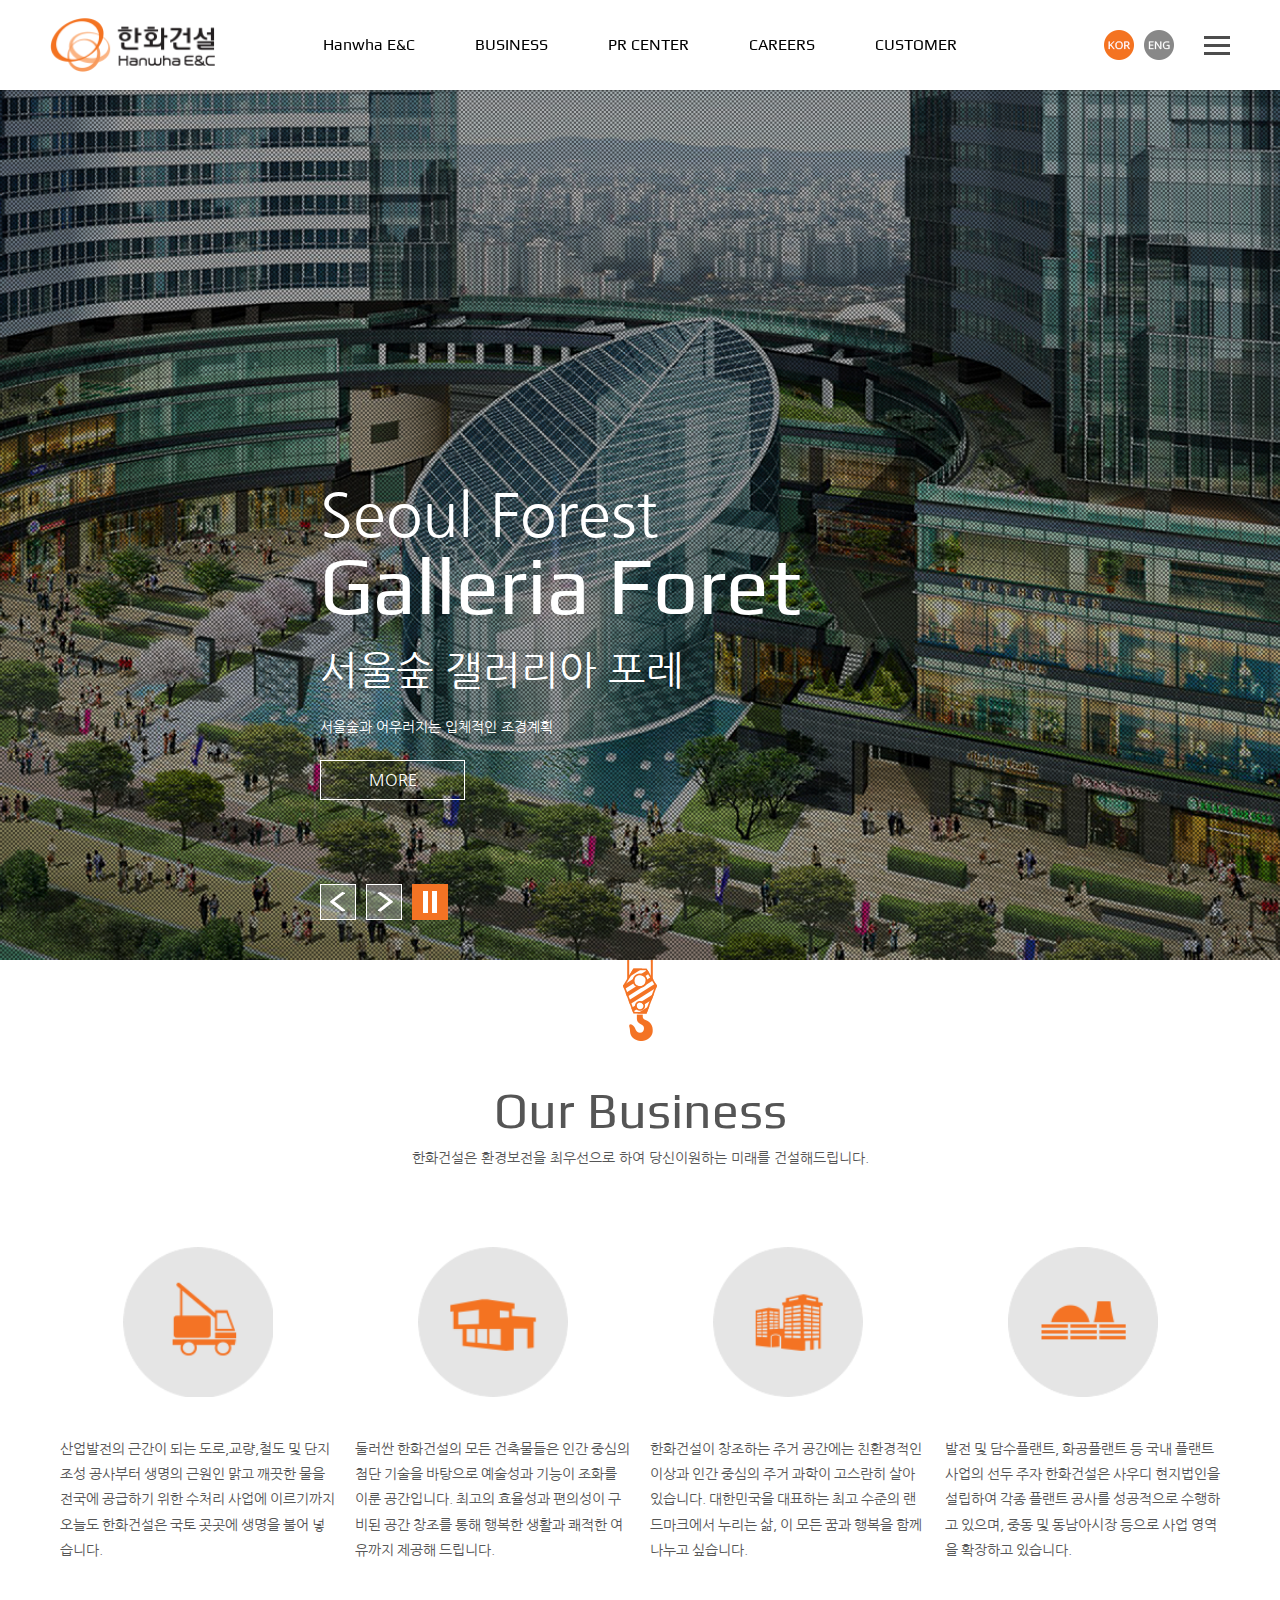
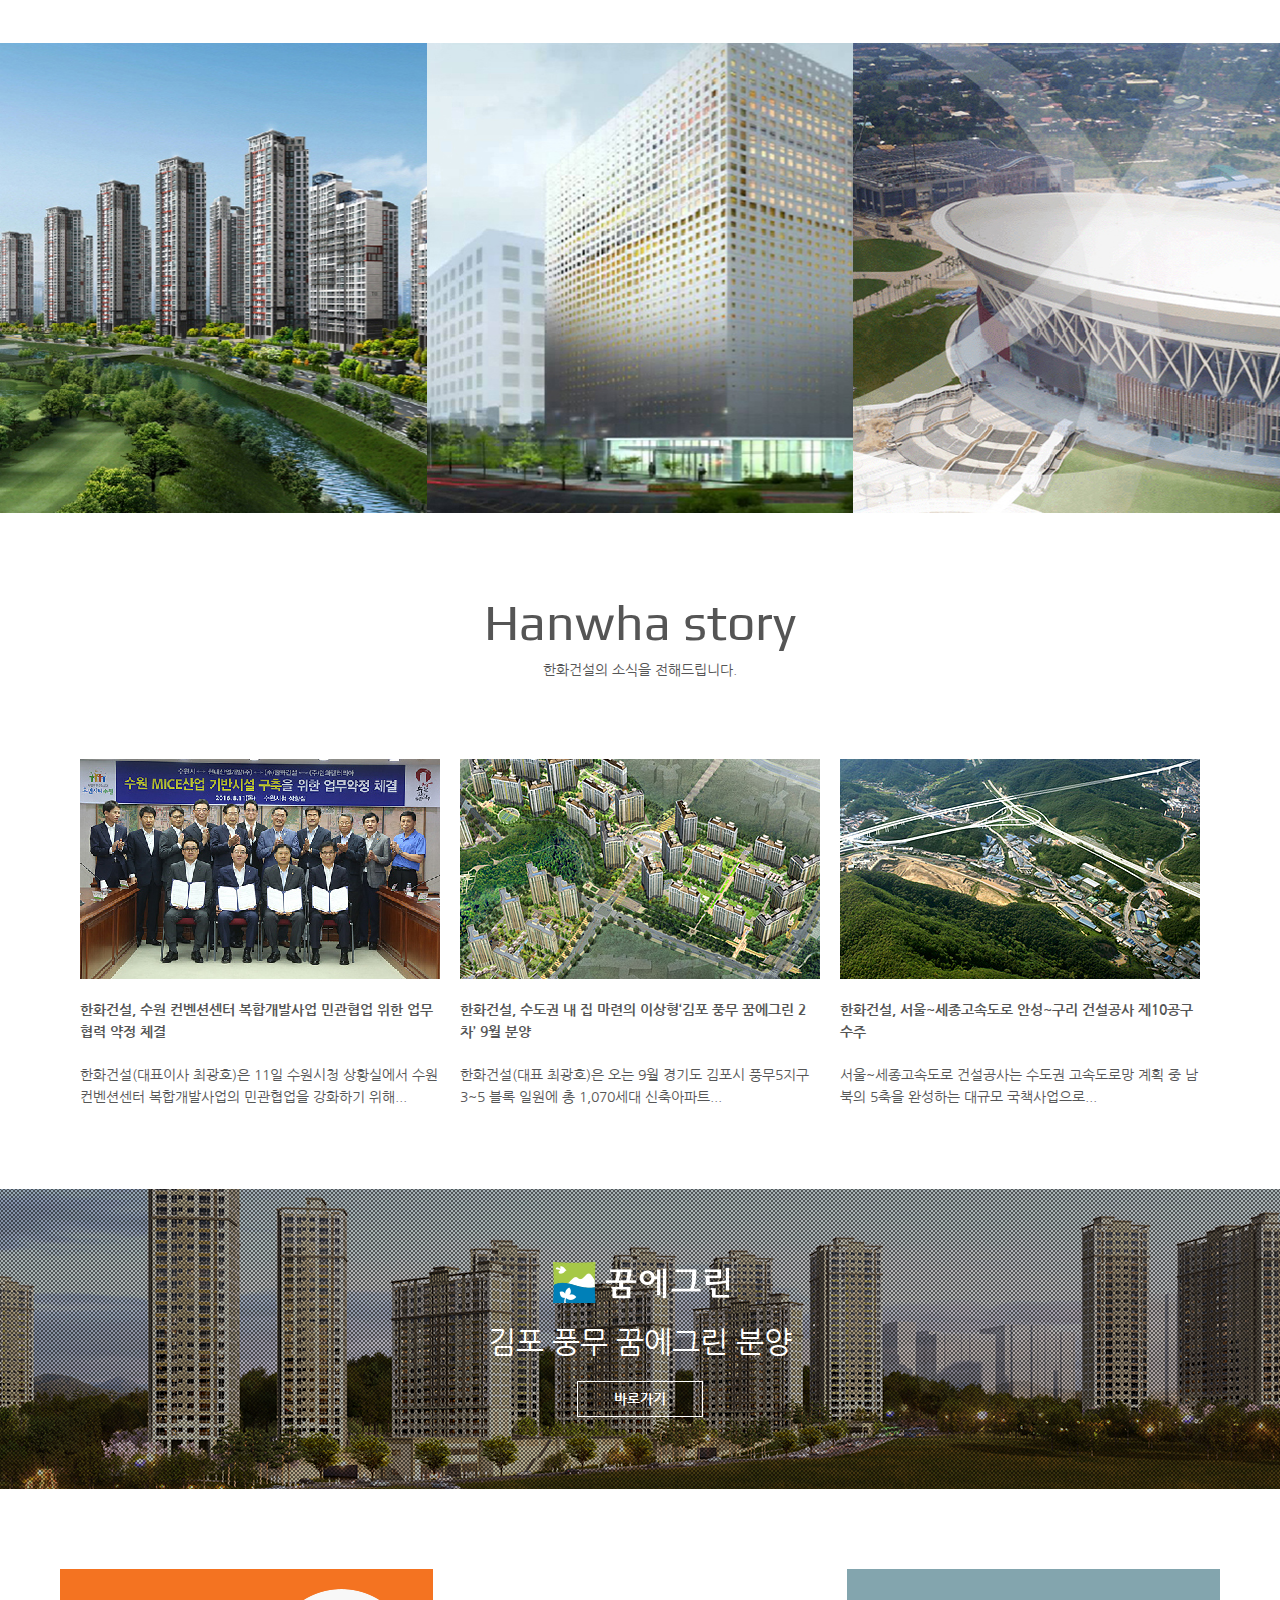
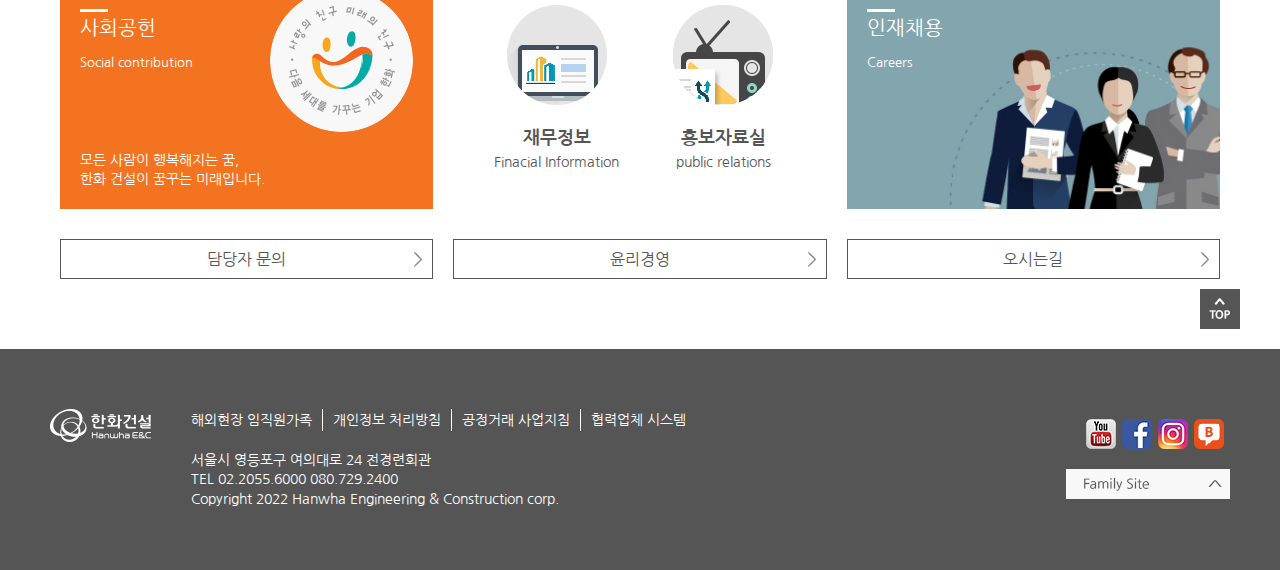
<file: index.html>
<!DOCTYPE html>
<html lang="en">
<head>
    <meta charset="UTF-8">
    <meta http-equiv="X-UA-Compatible" content="IE=edge">
    <meta name="viewport" content="width=device-width, initial-scale=1.0">
    <title>한화건설</title>
    <link rel="shortcut icon" href="./img/favicon.png" type="image/x-icon">
    <link rel="stylesheet" href="./css/common.css">
    <link rel="stylesheet" href="./css/responsive_common.css">
    <link rel="stylesheet" href="./css/index.css">
    <link rel="stylesheet" href="./css/responsive_index.css">
</head>
<body>

    <header>

    </header>

    <main>
        <div id="slider">
            <!-- <div class="slide slide_01">
                <div class="txtCont">
                    <h2></h2>
                    <h1 class="engTitle font_play">Aqua planet</h1>
                    <h3 class="korTitle">일산 아쿠아 플라넷 </h3>
                    <p>한화건설의 모든 건축물들은 인간 중심의 <br>첨단 기술을 바탕으로예술성과 기능이 조화를 이룬 공간입니다.</p>
                    <div class="moreBtn">
                        <button>MORE</button>
                    </div>
                </div>
            </div> -->
        </div>

        <div class="play_ctrl">
            <a class="prev" href=""><img src="./img/btn_left.png" alt=""></a>
            <a class="next" href=""><img src="./img/btn_right.png" alt=""></a>
            <a class="playBtn" href=""><img src="./img/btn_stop.png" alt=""></a>
        </div>
    </main>
    <!-- /////#slider -->

    <section>
        <article id="business">
            <div class="top_icon">
                <img src="./img/slide_bottom_icon.png" alt="">
            </div>
    
            <div class="title">
                <h1 class="font_play">Our Business</h1>
                <p>한화건설은 환경보전을 최우선으로 하여 당신이원하는 미래를 건설해드립니다.</p>
            </div>
            
            <div class="contents">

            </div>
        </article>
        <!-- /////#business -->
    
        <article id="images">
            
            <!-- <div class="banner_box">
                <div class="dark">
                    <div class="icon">
                        <a href=""></a>
                        <div class="txt">
                            <p class="font_play">more</p>
                        </div>
                    </div>
                </div>
            </div>
             -->
        </article>
        <!-- /////#images -->

        <article id="story">
            <div class="title">
                <h1 class="font_play">Hanwha story</h1>
                <p>한화건설의 소식을 전해드립니다.</p>
            </div>
            
            <div class="contents">

                <!-- <div class="contBox">
                    <div class="img"></div>
                    <div class="txt">
                        <h4 class="headline">한화건설, 수원 컨벤션센터 복합개발사업 민관협업 위한 업무협력 약정 체결</h4>
                        <p>한화건설(대표이사 최광호)은 11일 수원시청 상황실에서 수원 컨벤션센터 복합개발사업의 민관협업을 강화하기 위해...</p>
                    </div>
                </div> -->
                
            </div>
        </article>
        <!-- /////#story -->

        <article id="banner">
            <div class="wrap">
                <div class="txt">
                    <div class="logoImg"></div>
                    <h2>김포 풍무 꿈에그린 분양</h2>
                    <button>바로가기</button>
                </div>
            </div>
        </article>
        <!-- /////#banner -->

        <article id="three_cont">
            <div class="wrap">

                <div class="box ctrb">
                    <div class="top">
                        <img class="bar" src="./img/content_bar.png" alt="막대기 아이콘">
                        <h2>사회공헌</h2>
                        <span>Social contribution</span>
                        <p>모든 사람이 행복해지는 꿈, <br> 한화 건설이 꿈꾸는 미래입니다.</p>
                        <div class="img">
                            <img src="./img/contribution_logo.png" alt="">
                        </div>
                    </div>
                    <div class="bottom_btn">
                        <button>담당자 문의 <span></span></button>
                    </div>
                </div>

                <div class="box fp_box">
                    <div class="top">
                        <div class="inner f_inner">
                            <img src="./img/icon_1.png" alt="재무정보 아이콘">
                            <h2>재무정보</h2>
                            <p>Finacial Information</p>
                        </div>
                        <div class="inner p_inner">
                            <img src="./img/icon_2.png" alt="홍보자료실 아이콘">
                            <h2>홍보자료실</h2>
                            <p>public relations</p>
                        </div>
                    </div>
                    <div class="bottom_btn">
                        <button>윤리경영 <span></span></button>
                    </div>
                </div>

                <div class="box career">
                    <div class="top">
                        <img class="bar" src="./img/content_bar.png" alt="막대기 아이콘">
                        <h2>인재채용</h2>
                        <span>Careers</span>
                    </div>
                    <div class="bottom_btn">
                        <button>오시는길 <span></span></button>
                    </div>
                </div>

                <div class="box three_btns">
                    <ul>
                        <li><button>담당자 문의 <span></span></button></li>
                        <li><button>윤리경영 <span></span></button></li>
                        <li><button>오시는길 <span></span></button></li>
                    </ul>
                </div>
            </div>
        </article>
         <!-- /////#three_cont -->



    </section>
   

    
    <div class="topBtn">
        <a href=""><img src="./img/top_btn.png" alt=""></a>
    </div>

    <footer>

    </footer>
    
    
    
    <script src="https://ajax.googleapis.com/ajax/libs/jquery/3.6.0/jquery.min.js"></script>
    <script src="./js/common.js"></script>
    <script src="./js/index.js"></script>
</body>
</html>
</file>
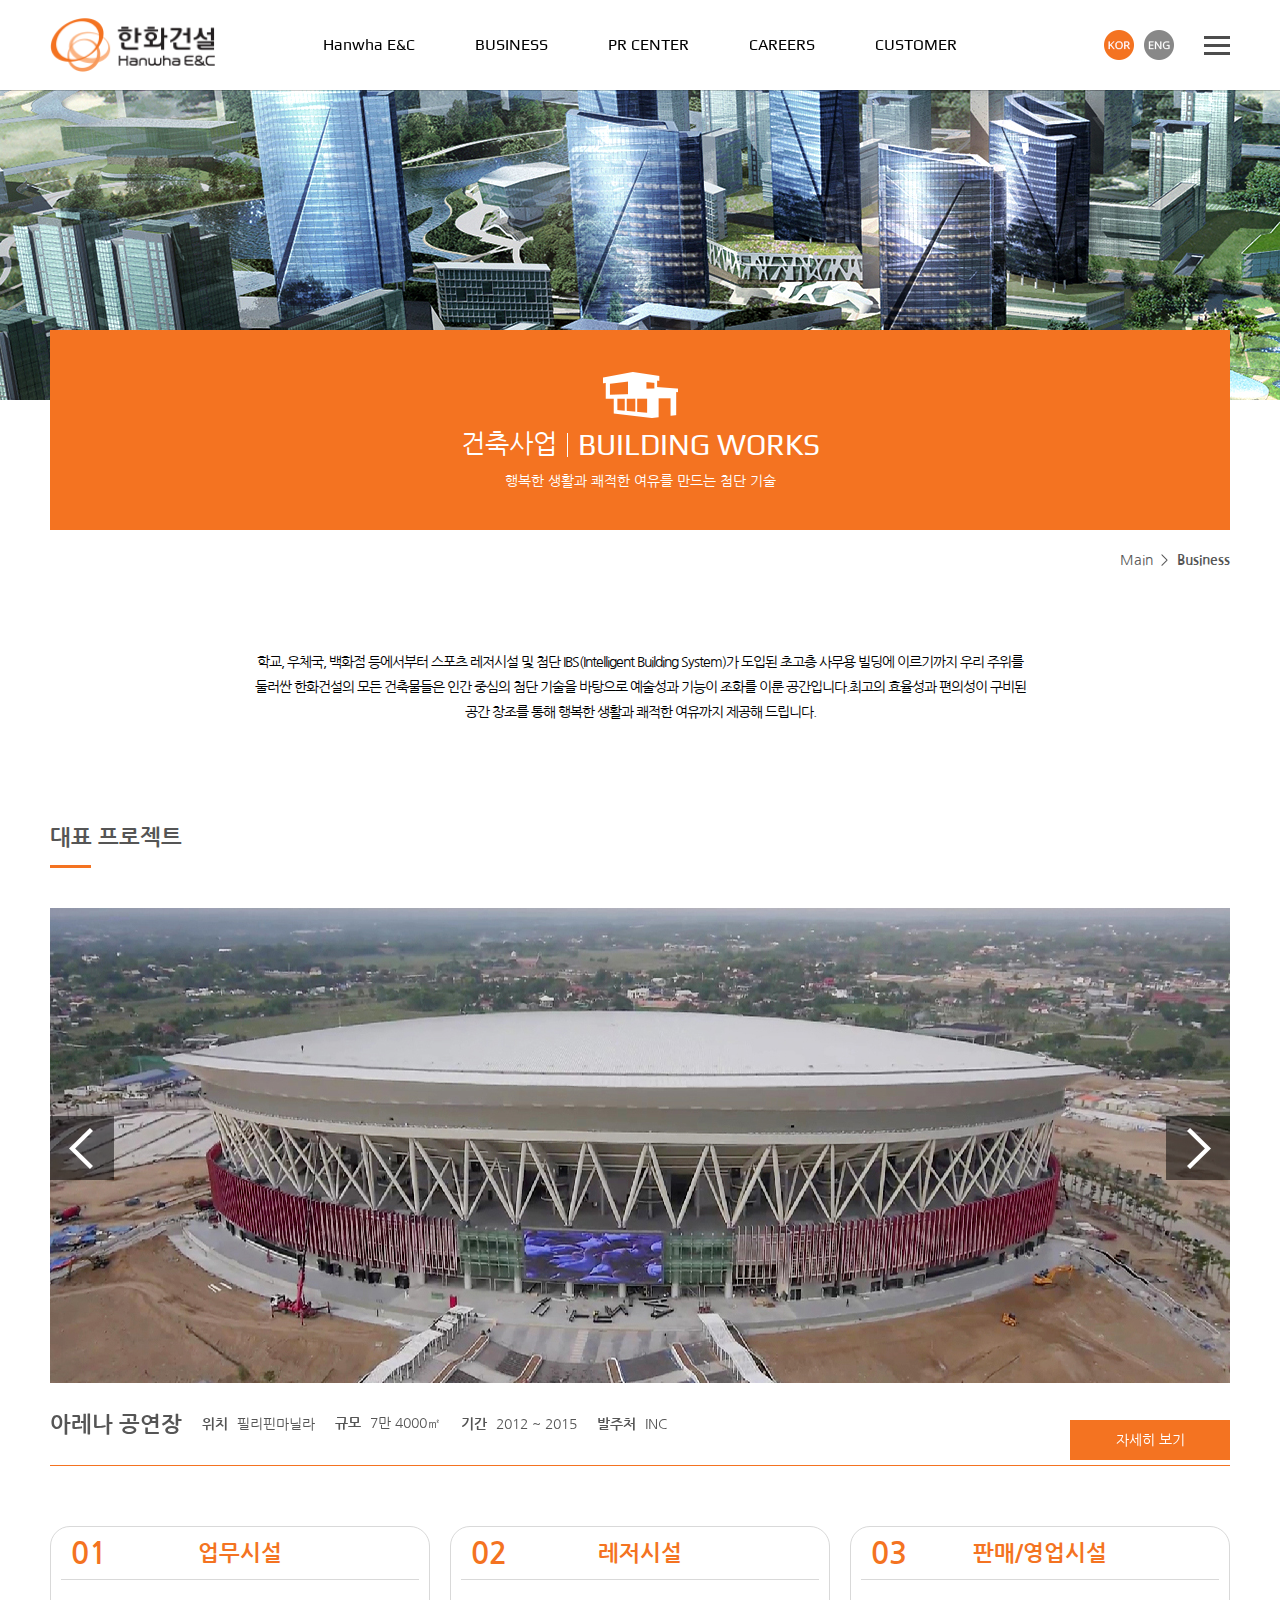
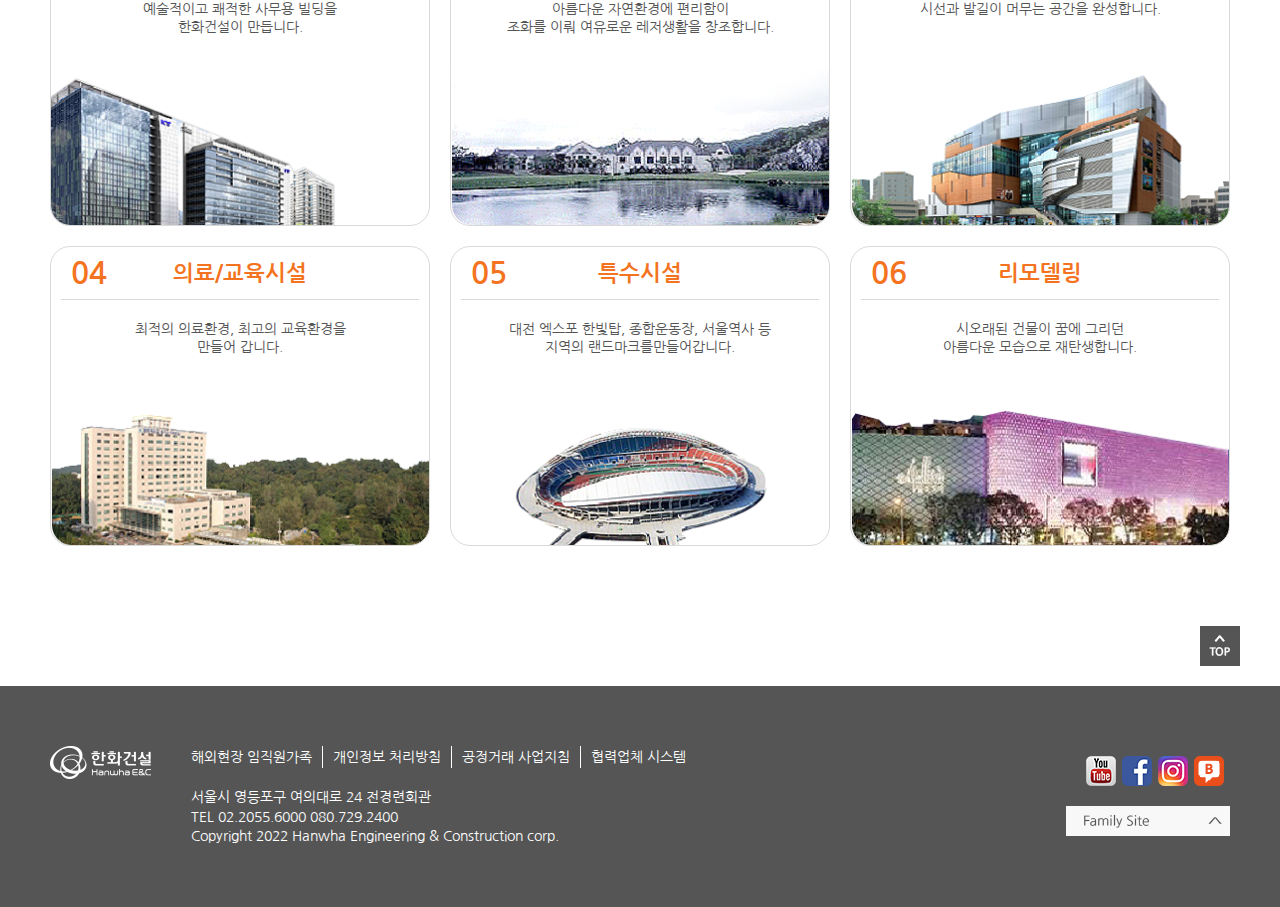
<file: business.html>
<!DOCTYPE html>
<html lang="en">
<head>
    <meta charset="UTF-8">
    <meta http-equiv="X-UA-Compatible" content="IE=edge">
    <meta name="viewport" content="width=device-width, initial-scale=1.0">
    <title>한화건설 | 비지니스</title>
    <link rel="shortcut icon" href="./img/favicon.png" type="image/x-icon">
    <link rel="stylesheet" href="./slick/slick.css">
    <link rel="stylesheet" href="./slick/slick-theme.css">
    <link rel="stylesheet" href="./css/common.css">
    <link rel="stylesheet" href="./css/responsive_common.css">
    <link rel="stylesheet" href="./css/business.css">
</head>
<body>
    <header></header>

    <div id="headBg" class="busi">
        <div class="tit_box">
            <div class="innerBox">
                <img src="./img/business/title_icon.png" alt="">
                <h1>건축사업 <span></span><span class="font_play">BUILDING WORKS</span></h1>
                <p>행복한 생활과 쾌적한 여유를 만드는 첨단 기술</p>
            </div>
        </div>
    </div>


    <section id="business">
        <div class="wrap">
            
            <article id="mid_txt">
                <div class="cate">
                    <ul>
                        <li><a href="./">Main</a></li>
                        <li><img src="./img/menu_bar.png" alt=""></li>
                        <li><a href="./company.html">Business</a></li>
                    </ul>
                </div>
                
                <p>학교, 우체국, 백화점 등에서부터 스포츠 레저시설 및 첨단 IBS(Intelligent Building System)가 도입된 초고층 사무용 빌딩에 이르기까지 우리 주위를 둘러싼 한화건설의 모든 건축물들은 인간 중심의 첨단 기술을 바탕으로 예술성과 기능이 조화를 이룬 공간입니다.최고의 효율성과 편의성이 구비된 공간 창조를 통해 행복한 생활과 쾌적한 여유까지 제공해 드립니다.</p>
            </article>

            <article id="project">
                <div class="tit">
                    <h1>대표 프로젝트</h1>
                </div>

                <div class="slide_box">
                    <div class="slider">
                        
                        <div class="slide slick_1">
                            <div class="img"></div>
                            <ul>
                                <li>아레나 공연장</li>
                                <li class="det">위치 <span>필리핀마닐라</span></li>
                                <li class="det">규모 <span>7만 4000㎡</span></li>
                                <li class="det">기간 <span>2012 ~ 2015</span></li>
                                <li class="det">발주처 <span>INC</span></li>
                                <li class="button"><a href="#">자세히 보기</a></li>
                            </ul>
                        </div>
                        <div class="slide slick_2">
                            <div class="img"></div>
                            <ul>
                                <li>비스미야 신도시</li>
                                <li class="det">위치 <span>바그다드 동남부 비스마야</span></li>
                                <li class="det">규모 <span>71,830ha</span></li>
                                <li class="det">기간 <span>2012 ~ 2019</span></li>
                                <!-- <li class="det"><span></span></li> -->
                                <li class="button"><a href="#">자세히 보기</a></li>
                            </ul>
                        </div>

                    </div>
                </div>

            </article>

            <article id="six_conts">
                <!-- <div class="box">
                    <h1><span>01</span>업무시설</h1>
                    <p> 예술적이고 쾌적한 사무용 빌딩을
                        한화건설이 만듭니다.</p>
                </div> -->
            </article>
        </div>
    </section>


    <div class="topBtn">
        <a href=""><img src="./img/top_btn.png" alt=""></a>
    </div>

    <footer></footer>

    <script src="https://ajax.googleapis.com/ajax/libs/jquery/3.6.0/jquery.min.js"></script>
    <script src="./slick/slick.js"></script>
    <script src="./js/common.js"></script>
    <script src="./js/business.js"></script>
</body>
</html>
</file>
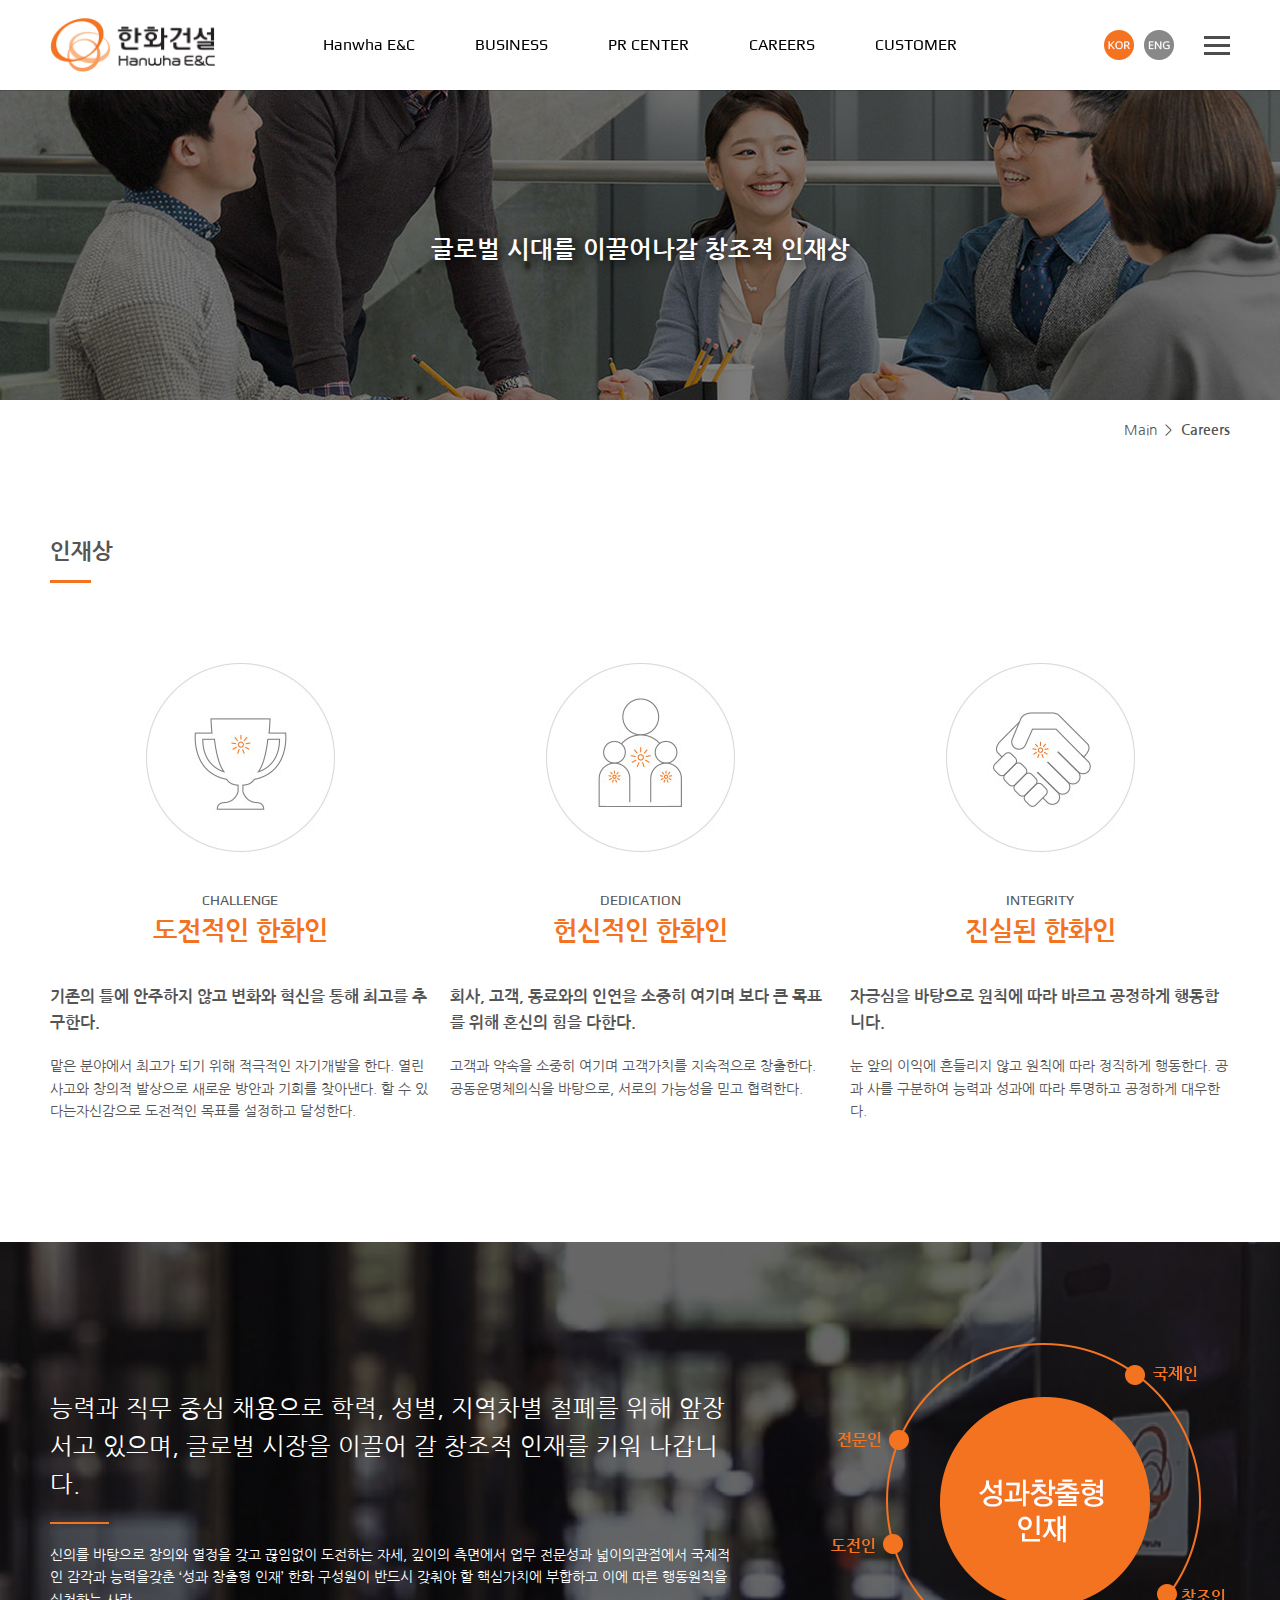
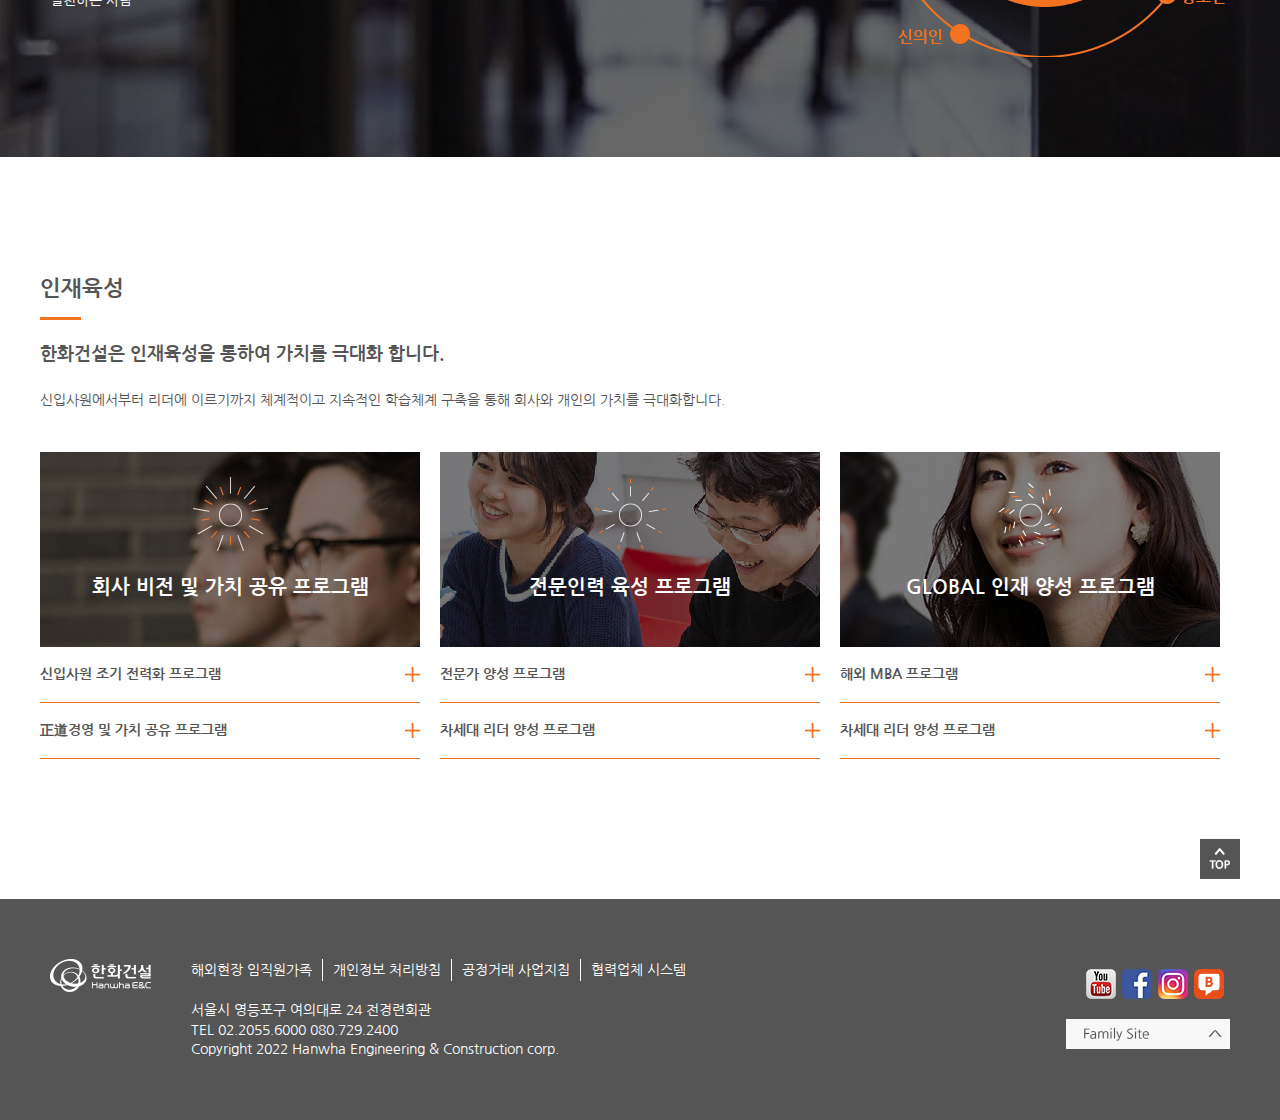
<file: career.html>
<!DOCTYPE html>
<html lang="en">
<head>
    <meta charset="UTF-8">
    <meta http-equiv="X-UA-Compatible" content="IE=edge">
    <meta name="viewport" content="width=device-width, initial-scale=1.0">
    <title>한화건설 | 인재개발</title>
    <link rel="shortcut icon" href="./img/favicon.png" type="image/x-icon">
    <link rel="stylesheet" href="./css/common.css">
    <link rel="stylesheet" href="./css/responsive_common.css">
    <link rel="stylesheet" href="./css/career.css">
</head>
<body>
    <header></header>

    <div id="headBg" class="career">
        <h1>글로벌 시대를 이끌어나갈 창조적 인재상</h1>
    </div>

    <section id="careers">
        <div class="wrap">

            <article id="human">
                <div class="cate">
                    <ul>
                        <li><a href="./">Main</a></li>
                        <li><img src="./img/menu_bar.png" alt=""></li>
                        <li><a href="./career.html">Careers</a></li>
                    </ul>
                </div>

                <div class="talent">
                    <h1>인재상</h1>
                    <div class="boxes">
                        
                    </div>
                </div>
            </article>

            <article id="mid_banner">
                <div class="wrap">
                    <div class="txt_part">
                        <h1>능력과 직무 중심 채용으로 학력, 성별, 지역차별 철폐를 위해 앞장서고 있으며, 글로벌 시장을 이끌어 갈 창조적 인재를 키워 나갑니다.</h1>
                        <p>신의를 바탕으로 창의와 열정을 갖고 끊임없이 도전하는 자세, 깊이의 측면에서 업무 전문성과 넓이의관점에서 국제적인 감각과 능력을갖춘 ‘성과 창출형 인재’ 한화 구성원이 반드시 갖춰야 할 핵심가치에 부합하고 이에 따른 행동원칙을 실천하는 사람</p>
                    </div>
                    <div class="img_part">
                        <img src="./img/careers/img.png" alt="">
                    </div>
                </div>
            </article>

            <article id="train">
                <div class="top">
                    <h1>인재육성</h1>
                    <h2>한화건설은 인재육성을 통하여 가치를 극대화 합니다.</h2>
                    <p>신입사원에서부터 리더에 이르기까지 체계적이고 지속적인 학습체계 구축을 통해 회사와 개인의 가치를 극대화합니다.</p>
                </div>
                <div class="bottom">


                </div>
                
            </article>

        </div>
    </section>


    <div class="topBtn">
        <a href=""><img src="./img/top_btn.png" alt=""></a>
    </div>

    <footer></footer>

    <script src="https://ajax.googleapis.com/ajax/libs/jquery/3.6.0/jquery.min.js"></script>
    <script src="./js/common.js"></script>
    <script src="./js/career.js"></script>
</body>
</html>
</file>
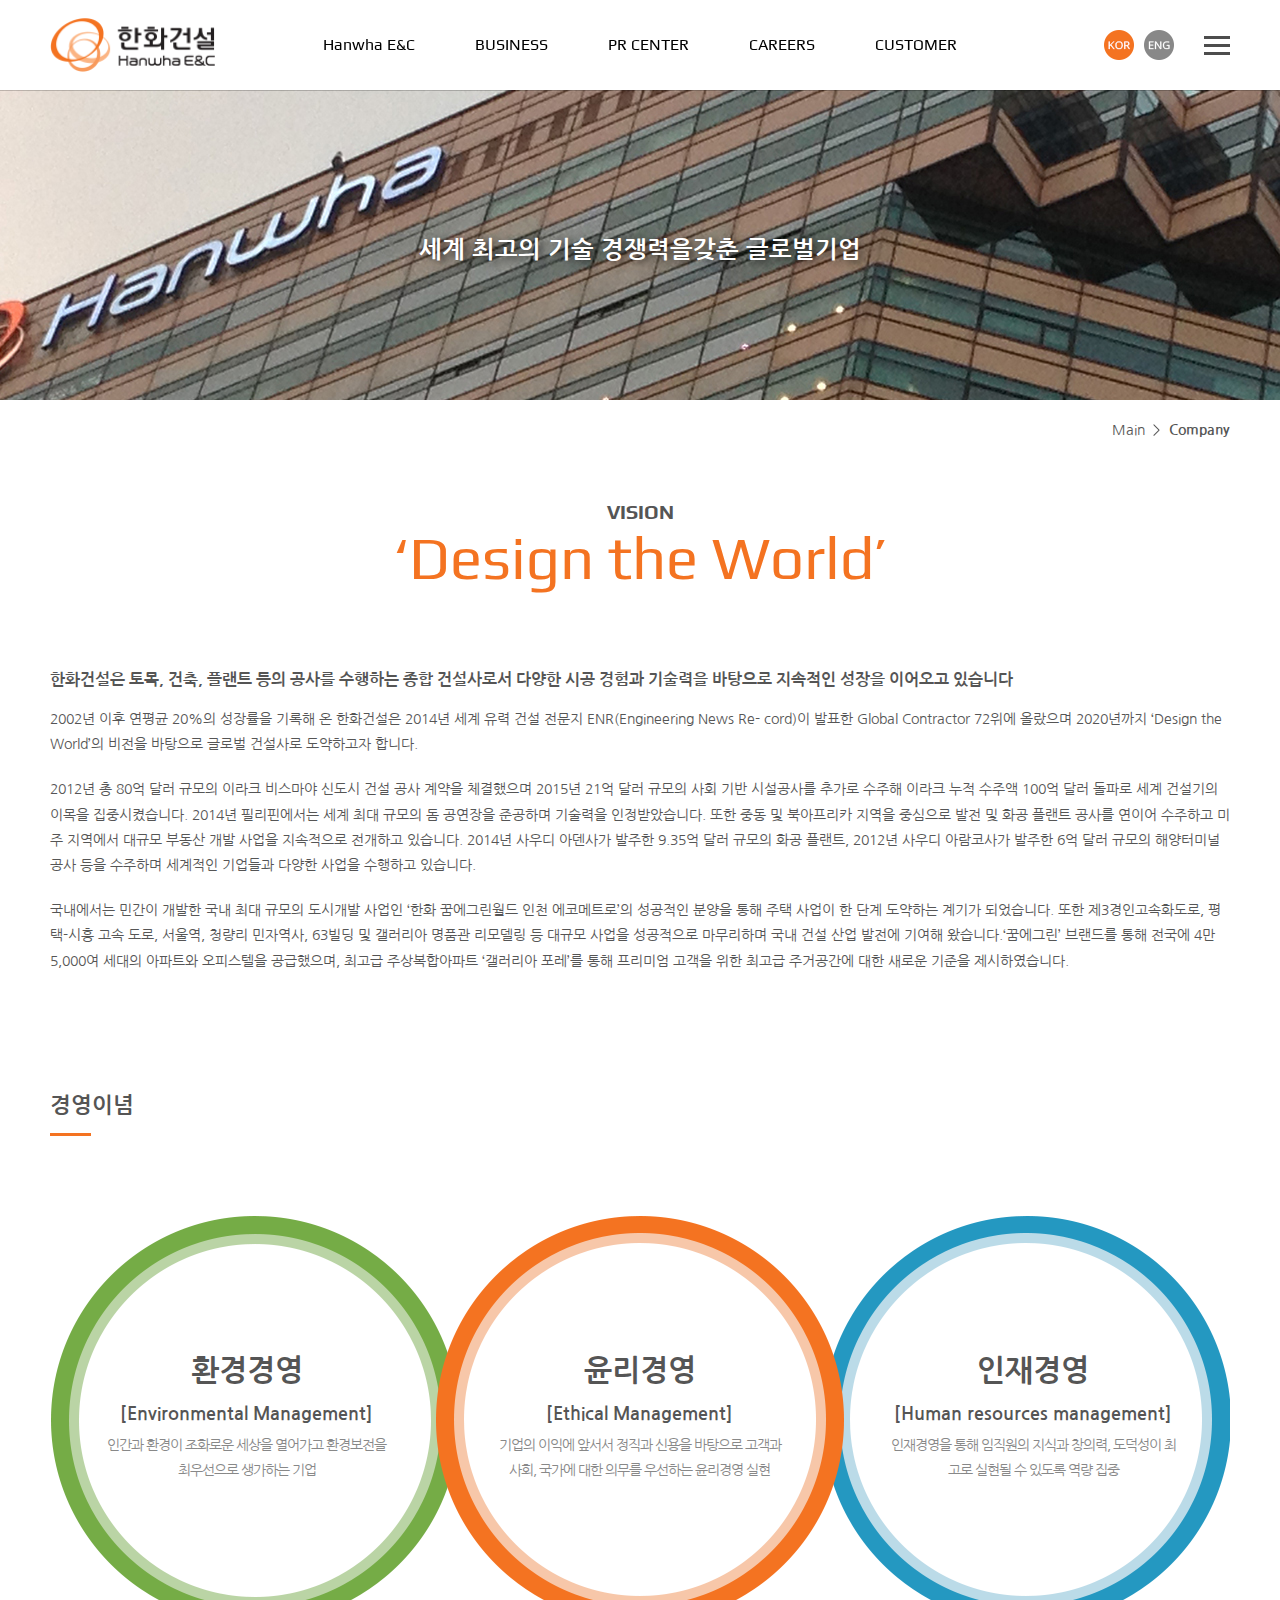
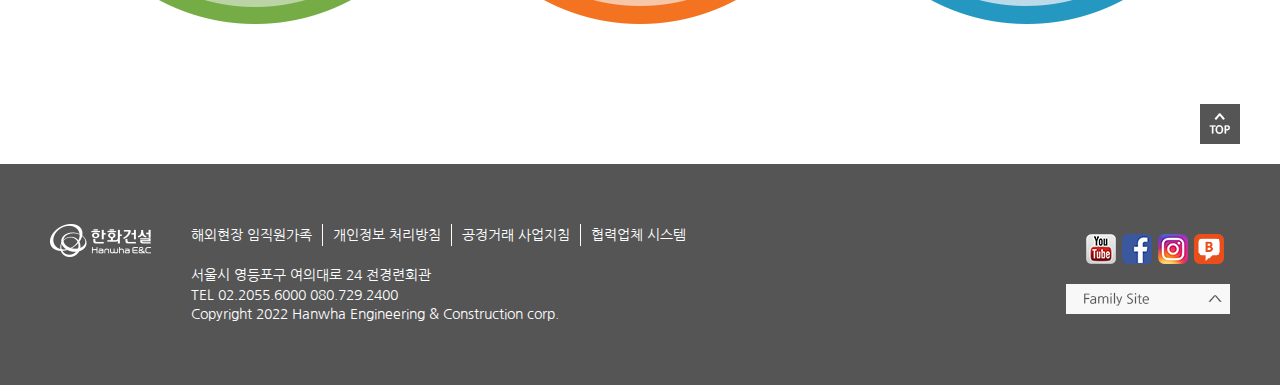
<file: company.html>
<!DOCTYPE html>
<html lang="en">
<head>
    <meta charset="UTF-8">
    <meta http-equiv="X-UA-Compatible" content="IE=edge">
    <meta name="viewport" content="width=device-width, initial-scale=1.0">
    <title>한화건설 | 경영이념</title>
    <link rel="shortcut icon" href="./img/favicon.png" type="image/x-icon">
    <link rel="stylesheet" href="./css/common.css">
    <link rel="stylesheet" href="./css/responsive_common.css">
    <link rel="stylesheet" href="./css/company.css">
</head>
<body>
    <header></header>

    <div id="headBg" class="comp">
        <h1>세계 최고의 기술 경쟁력을갖춘 글로벌기업</h1>
    </div>

    <section id="company">
        <div class="wrap">
            <!-- <div class="cate">
                <ul>
                    <li><a href="./">Main</a></li>
                    <li><img src="./img/menu_bar.png" alt=""></li>
                    <li><a href="./company.html">Company</a></li>
                </ul>
            </div> -->
    
            <article id="vision">
                <div class="cate">
                    <ul>
                        <li><a href="./">Main</a></li>
                        <li><img src="./img/menu_bar.png" alt=""></li>
                        <li><a href="./company.html">Company</a></li>
                    </ul>
                </div>

                <div class="main_tit">
                    <h3 class="font_play">vision</h3>
                    <h1 class="font_play">‘Design the World’</h1>
                </div>
    
                <div class="cont_txt">
                    <h3>한화건설은 토목, 건축, 플랜트 등의 공사를 수행하는 종합 건설사로서 다양한 시공 경험과 기술력을 바탕으로 지속적인 성장을 이어오고 있습니다</h3>
                    <p>2002년 이후 연평균 20%의 성장률을 기록해 온 한화건설은 2014년 세계 유력 건설 전문지 ENR(Engineering News Re- cord)이 발표한 Global Contractor 72위에 올랐으며 2020년까지 ‘Design the World’의 비전을 바탕으로 글로벌 건설사로 도약하고자 합니다.</p>
                    <p>2012년 총 80억 달러 규모의 이라크 비스마야 신도시 건설 공사 계약을 체결했으며 2015년 21억 달러 규모의 사회 기반 시설공사를 추가로 수주해 이라크 누적 수주액 100억 달러 돌파로 세계 건설기의 이목을 집중시켰습니다. 2014년 필리핀에서는 세계 최대 규모의 돔 공연장을 준공하며 기술력을 인정받았습니다. 또한 중동 및 북아프리카 지역을 중심으로 발전 및 화공 플랜트 공사를 연이어 수주하고 미주 지역에서 대규모 부동산 개발 사업을 지속적으로 전개하고 있습니다. 2014년 사우디 아덴사가 발주한 9.35억 달러 규모의 화공 플랜트, 2012년 사우디 아람코사가 발주한 6억 달러 규모의 해양터미널 공사 등을 수주하며 세계적인 기업들과 다양한 사업을 수행하고 있습니다.
                    </p>
                    <p>국내에서는 민간이 개발한 국내 최대 규모의 도시개발 사업인 ‘한화 꿈에그린월드 인천 에코메트로’의 성공적인 분양을 통해 주택 사업이 한 단계 도약하는 계기가 되었습니다. 또한 제3경인고속화도로, 평택-시흥 고속 도로, 서울역, 청량리 민자역사, 63빌딩 및 갤러리아 명품관 리모델링 등 대규모 사업을 성공적으로 마무리하며 국내 건설 산업 발전에 기여해 왔습니다.‘꿈에그린’ 브랜드를 통해 전국에 4만 5,000여 세대의 아파트와 오피스텔을 공급했으며, 최고급 주상복합아파트 ‘갤러리아 포레’를 통해 프리미엄 고객을 위한 최고급 주거공간에 대한 새로운 기준을 제시하였습니다.</p>
                </div>
            </article>
    
            <article id="manage">
                <div class="tit">
                    <h1>경영이념</h1>
                </div>
                <div class="circle">

                </div>

                <div class="cir_txt">
                    <p>인간과 환경이 조화로운 세상을 열어가고 환경보전을 최우선으로 생가하는 기업</p>
                    <p>기업의 이익에 앞서서 정직과 신용을 바탕으로 고객과 사회, 국가에 대한 의무를 우선하는 윤리경영 실현</p>
                    <p>인재경영을 통해 임직원의 지식과 창의력, 도덕성이 최고로 실현될 수 있도록 역량 집중</p>
                </div>
            </article>   
        </div>
    </section>

    <div class="topBtn">
        <a href=""><img src="./img/top_btn.png" alt=""></a>
    </div>

    <footer></footer>

    <script src="https://ajax.googleapis.com/ajax/libs/jquery/3.6.0/jquery.min.js"></script>
    <script src="./js/common.js"></script>
    <script src="./js/company.js"></script>
</body>
</html>
</file>
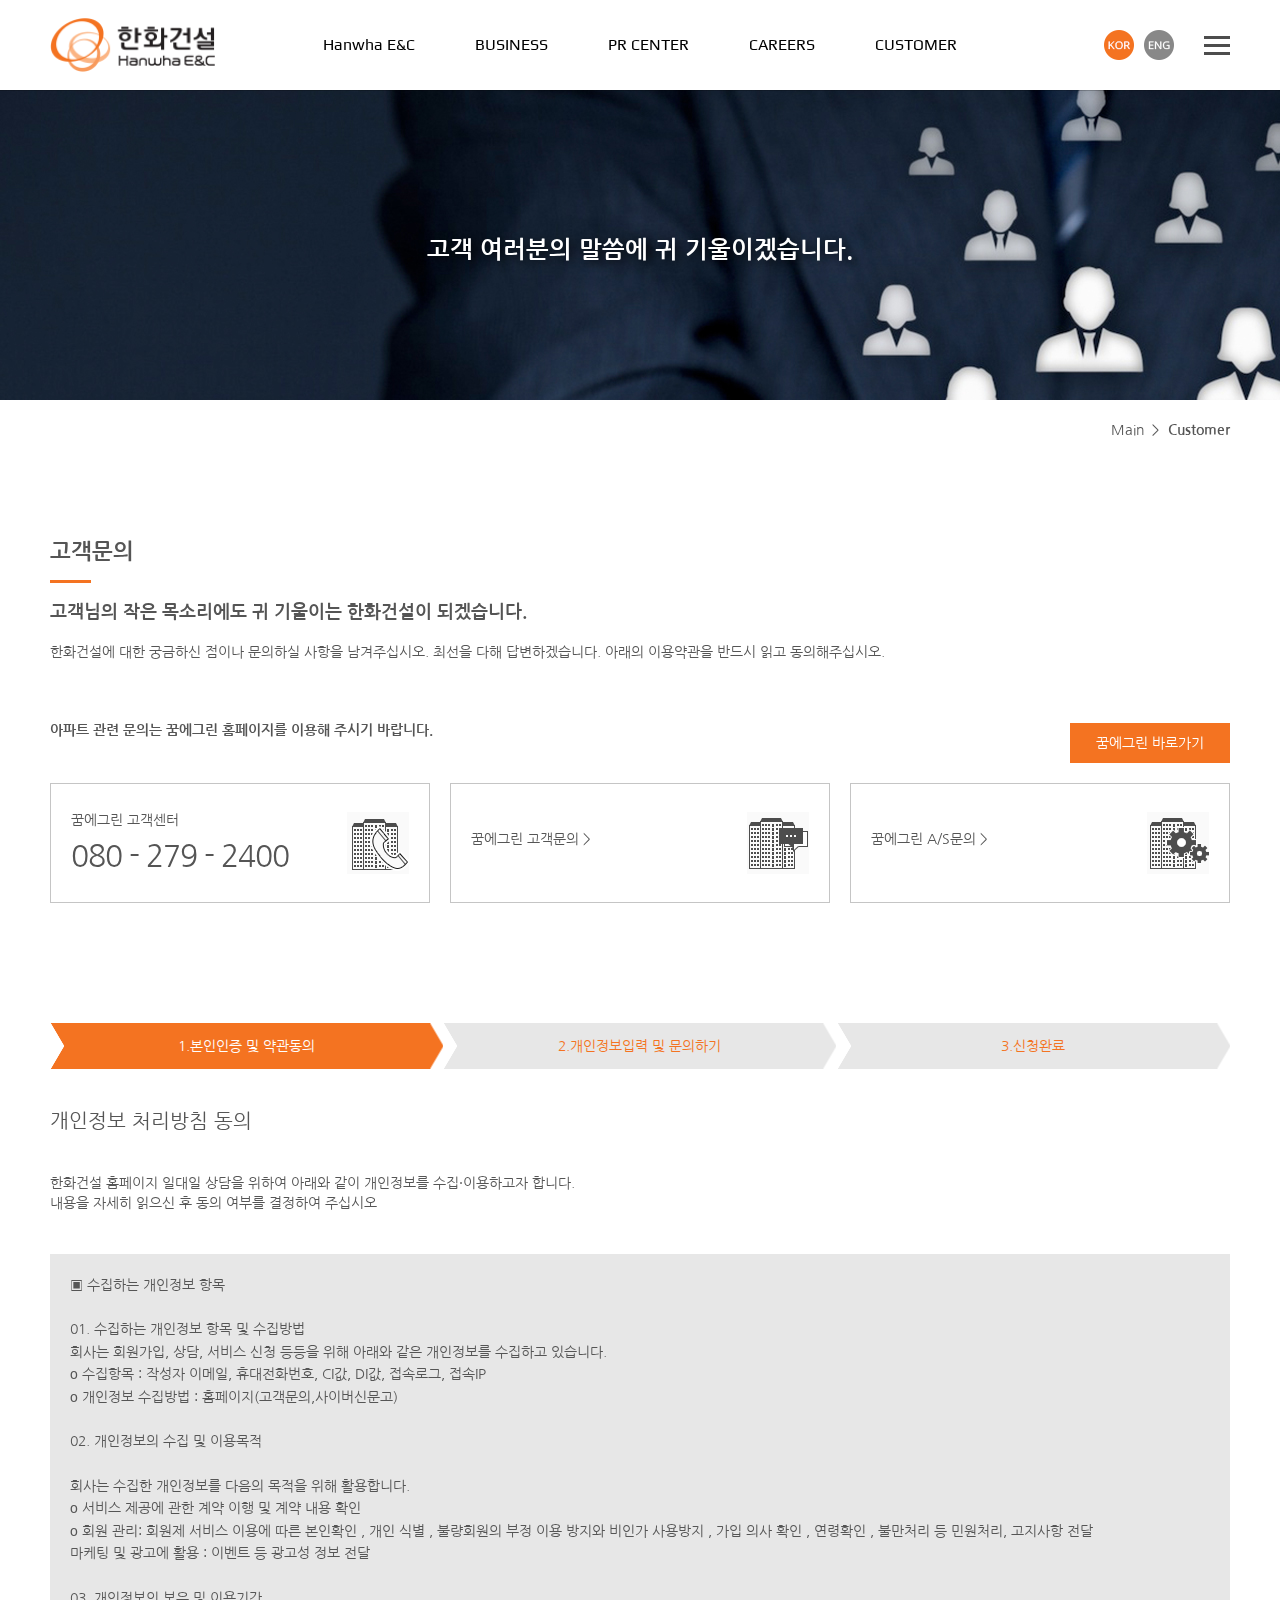
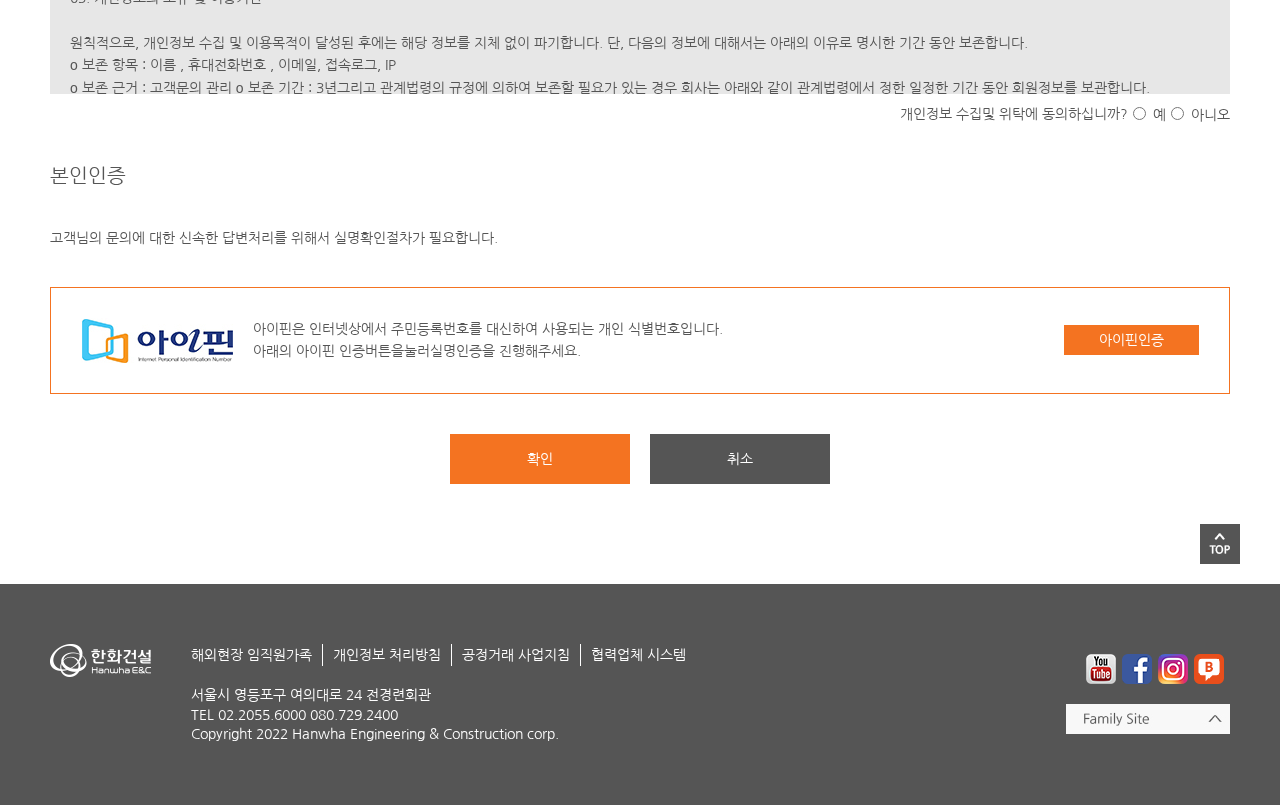
<file: customer.html>
<!DOCTYPE html>
<html lang="en">
<head>
    <meta charset="UTF-8">
    <meta http-equiv="X-UA-Compatible" content="IE=edge">
    <meta name="viewport" content="width=device-width, initial-scale=1.0">
    <title>한화건설 | 고객문의</title>
    <link rel="shortcut icon" href="./img/favicon.png" type="image/x-icon">
    <link rel="stylesheet" href="./css/common.css">
    <link rel="stylesheet" href="./css/responsive_common.css">
    <link rel="stylesheet" href="./css/customer.css">
</head>
<body>
    <header></header>

    <div id="headBg" class="cust">
        <h1>고객 여러분의 말씀에 귀 기울이겠습니다.</h1>
    </div>

    <section id="customer">
        <div class="wrap">

            <article id="faq">
                <div class="cate">
                    <ul>
                        <li><a href="./">Main</a></li>
                        <li><img src="./img/menu_bar.png" alt=""></li>
                        <li><a href="./customer.html">Customer</a></li>
                    </ul>
                </div>

                <div class="cust_faq">
                    <div class="top">
                        <h1>고객문의</h1>
                        <h2>고객님의 작은 목소리에도 귀 기울이는 한화건설이 되겠습니다.</h2>
                        <p>한화건설에 대한 궁금하신 점이나 문의하실 사항을 남겨주십시오. 최선을 다해 답변하겠습니다. 아래의 이용약관을 반드시 읽고 동의해주십시오.</p>
                    </div>
                    <div class="bottom">
                        <div class="direct">
                            <h4>아파트 관련 문의는 꿈에그린 홈페이지를 이용해 주시기 바랍니다.</h4>
                            <div class="btn">
                                <button>꿈에그린 바로가기</button>
                            </div>
                        </div>
                        
                        <div class="boxes">

                            <!-- <div class="box">
                                <div class="left">
                                    <p>꿈에그린 고객센터</p>
                                    <h1>080 - 279 - 2400</h1>
                                </div>
                                <div class="right">
                                    <img src="./img/customer/icon01.png" alt="">
                                </div>
                            </div>
                            <div class="box">
                                <div class="left">
                                    <p>꿈에그린 고객문의 ></p>
                                </div>
                                <div class="right">
                                    <img src="./img/customer/icon01.png" alt="">
                                </div>
                            </div>
                            <div class="box">
                                <div class="left">
                                    <p>꿈에그린 A/S문의 ></p>
                                </div>
                                <div class="right">
                                    <img src="./img/customer/icon01.png" alt="">
                                </div>
                            </div> -->

                        </div>
                        
                    </div>
                </div>
            </article>

            <article id="process">
                <div class="wrap">
                    <div class="proc_arrow now">
                        <p>1.본인인증 및 약관동의</p>
                    </div>
                    <div class="proc_arrow">
                        <p>2.개인정보입력 및 문의하기</p>
                    </div>
                    <div class="proc_arrow">
                        <p>3.신청완료</p>
                    </div>
                </div>
            </article>

            <article id="agree">
                <div class="wrap">
                    
                    <h1>개인정보 처리방침 동의</h1>
                    <p>한화건설 홈페이지 일대일 상담을 위하여 아래와 같이 개인정보를 수집·이용하고자 합니다. <br>내용을 자세히 읽으신 후 동의 여부를 결정하여 주십시오</p>
                    <div class="terms">
                        <div class="termsCont">
                            <p>
                                
                            </p>
                        </div>

                        <div class="check">
                            <h5>개인정보 수집및 위탁에 동의하십니까?</h5>
                            <div class="sel">
                                <input type="radio" name="chk" id="yes" value="네">
                                <label for="yes">예</label>
                            </div>
                            <div class="sel">
                                <input type="radio" name="chk" id="no" value="아니오">
                                <label for="no">아니오</label>
                            </div>
                        </div>
                    </div>
                </div>
            </article>

            <article id="confirm">
                <h1>본인인증</h1>
                <h5>고객님의 문의에 대한 신속한 답변처리를 위해서 실명확인절차가 필요합니다.</h5>
                <div class="i_pin">
                    <div class="left">
                        <div class="logo">
                            <img src="./img/customer/i_pin_logo.png" alt="">
                        </div>
                        <p>아이핀은 인터넷상에서 주민등록번호를 대신하여 사용되는 개인 식별번호입니다.<br>아래의 아이핀 인증버튼을눌러실명인증을 진행해주세요.</p>
                    </div>
                    <div class="right">
                        <button>아이핀인증</button>
                    </div>
                </div>
            </article>

            <div class="okBtn">
                <ul>
                    <li class="ok"><a href="#">확인</a></li>
                    <li class="cancel"><a href="#">취소</a></li>
                </ul>
            </div>



        </div>
    </section>

    <div class="topBtn">
        <a href=""><img src="./img/top_btn.png" alt=""></a>
    </div>

    <footer></footer>

    <script src="https://ajax.googleapis.com/ajax/libs/jquery/3.6.0/jquery.min.js"></script>
    <script src="./js/common.js"></script>
    <script src="./js/customer.js"></script>
</body>
</html>
</file>
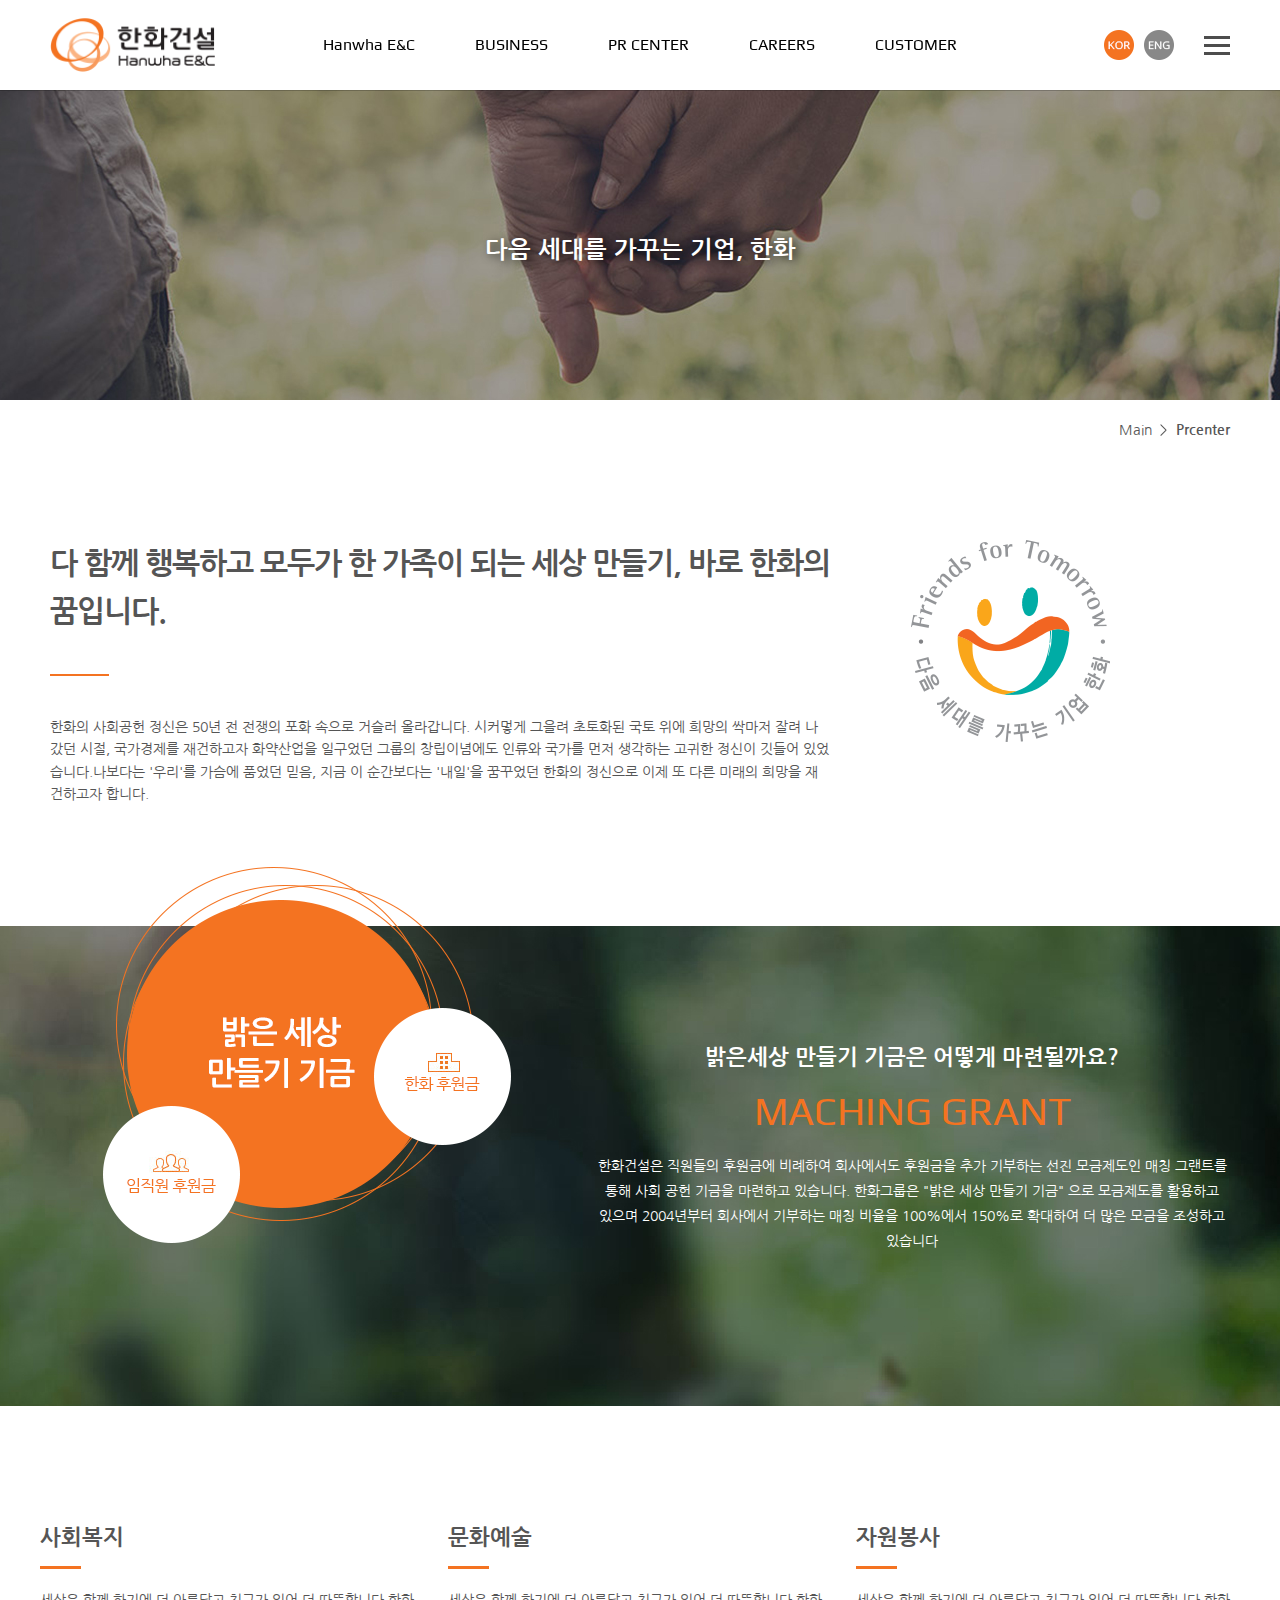
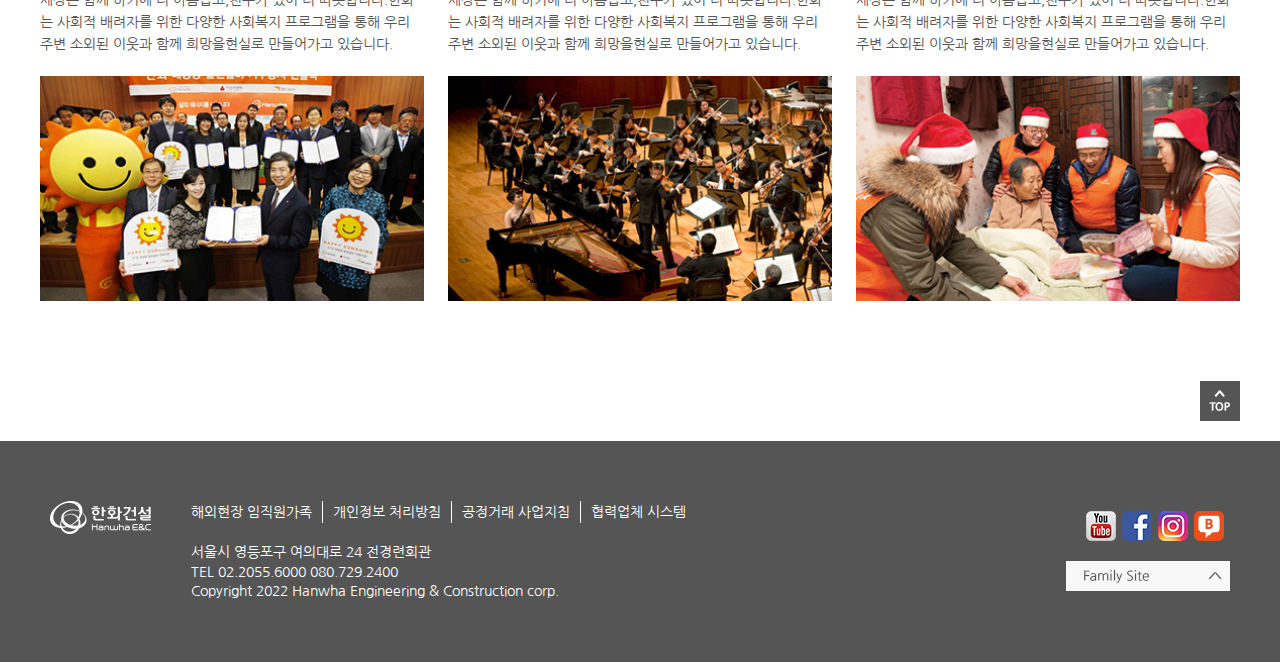
<file: prcenter.html>
<!DOCTYPE html>
<html lang="en">
<head>
    <meta charset="UTF-8">
    <meta http-equiv="X-UA-Compatible" content="IE=edge">
    <meta name="viewport" content="width=device-width, initial-scale=1.0">
    <title>한화건설 | 사회공헌</title>
    <link rel="shortcut icon" href="./img/favicon.png" type="image/x-icon">
    <link rel="stylesheet" href="./css/common.css">
    <link rel="stylesheet" href="./css/responsive_common.css">
    <link rel="stylesheet" href="./css/prcenter.css">
</head>
<body>
    <header></header>

    <div id="headBg" class="center">
        <h1>다음 세대를 가꾸는 기업, 한화</h1>
    </div>

    <section id="prcenter">
        <div class="wrap">

            <article id="firstCont">
                <div class="cate">
                    <ul>
                        <li><a href="./">Main</a></li>
                        <li><img src="./img/menu_bar.png" alt=""></li>
                        <li><a href="./prcenter.html">Prcenter</a></li>
                    </ul>
                </div>

                <div class="cont">
                    <div class="leftTxt">
                        <h1>다 함께 행복하고 모두가 한 가족이 되는 세상 만들기, 바로 한화의 꿈입니다.</h1>
                    
                        <p>한화의 사회공헌 정신은 50년 전 전쟁의 포화 속으로 거슬러 올라갑니다. 시커멓게 그을려 초토화된 국토 위에 희망의 싹마저 잘려 나갔던 시절, 국가경제를 재건하고자 화약산업을 일구었던 그룹의 창립이념에도 인류와 국가를 먼저 생각하는 고귀한 정신이 깃들어 있었습니다.나보다는 '우리'를 가슴에 품었던 믿음, 지금 이 순간보다는 '내일'을 꿈꾸었던 한화의 정신으로 이제 또 다른 미래의 희망을 재건하고자 합니다.</p>
                    </div>
                    <div class="rightImg">
                        <img src="./img/prcenter/logo.png" alt="">
                    </div>
                </div>
            </article>

            <article id="mid_banner">
                <div class="leftImg">
                    <img src="./img/prcenter/img.png" alt="">
                </div>
                <div class="rightTxt">
                    <h2>밝은세상 만들기 기금은 어떻게 마련될까요?</h2>
                    <h1 class="font_play">MACHING GRANT</h1>
                    <p>한화건설은 직원들의 후원금에 비례하여 회사에서도 후원금을 추가 기부하는 선진 모금제도인 매칭 그랜트를 통해 사회 공헌 기금을 마련하고 있습니다. 한화그룹은 "밝은 세상 만들기 기금" 으로 모금제도를 활용하고 있으며 2004년부터 회사에서 기부하는 매칭 비율을 100%에서 150%로 확대하여 더 많은 모금을 조성하고 있습니다</p>
                </div>
            </article>

            <article id="threeSuppt">
                <!-- <div class="box">
                    <div class="top">
                        <h3>사회복지</h3>
                        <p>세상은 함께 하기에 더 아름답고,친구가 있어 더 따뜻합니다.한화는 사회적 배려자를 위한 다양한 사회복지 프로그램을 통해 우리 주변 소외된 이웃과 함께 희망을현실로 만들어가고 있습니다</p>
                    </div>
                    <div class="bottom"></div>
                </div> -->
                
            </article>

        </div>
    </section>


    <div class="topBtn">
        <a href=""><img src="./img/top_btn.png" alt=""></a>
    </div>

    <footer></footer>

    <script src="https://ajax.googleapis.com/ajax/libs/jquery/3.6.0/jquery.min.js"></script>
    <script src="./js/common.js"></script>
    <script src="./js/prcenter.js"></script>
</body>
</html>
</file>
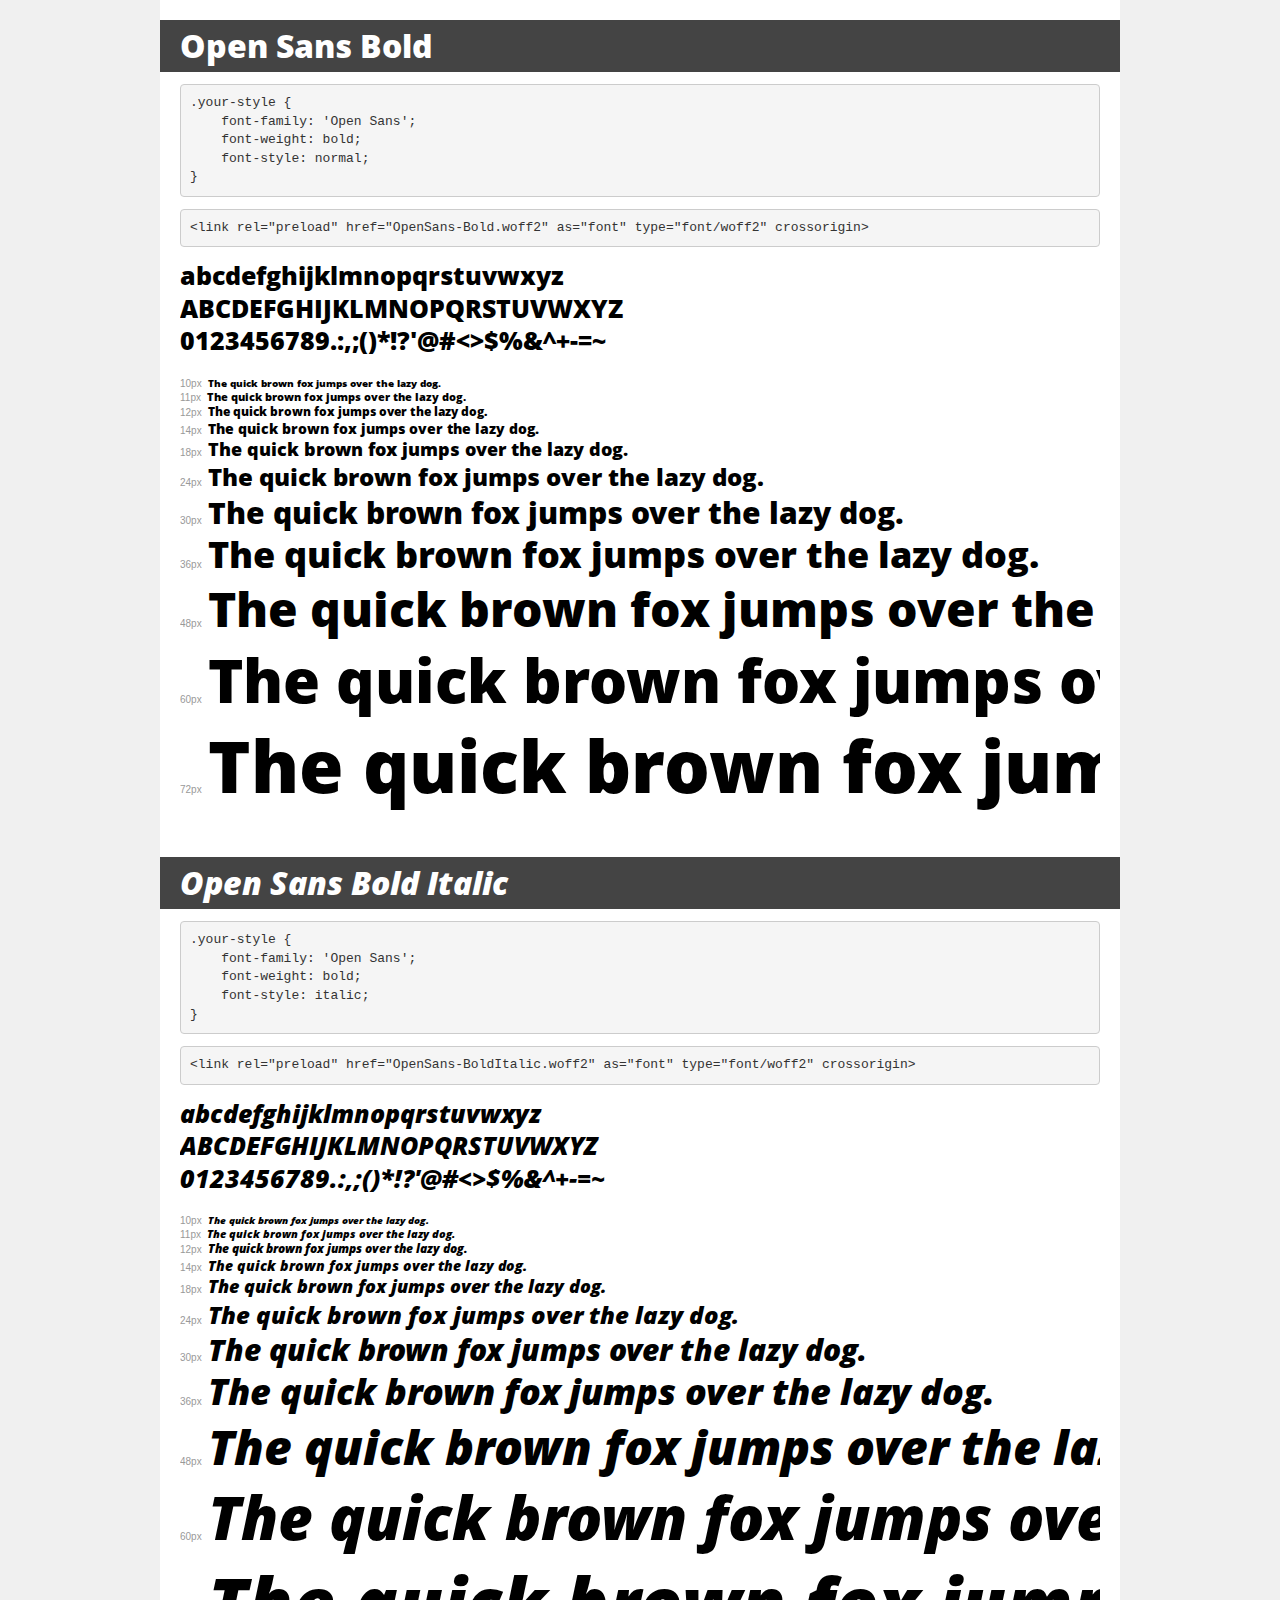
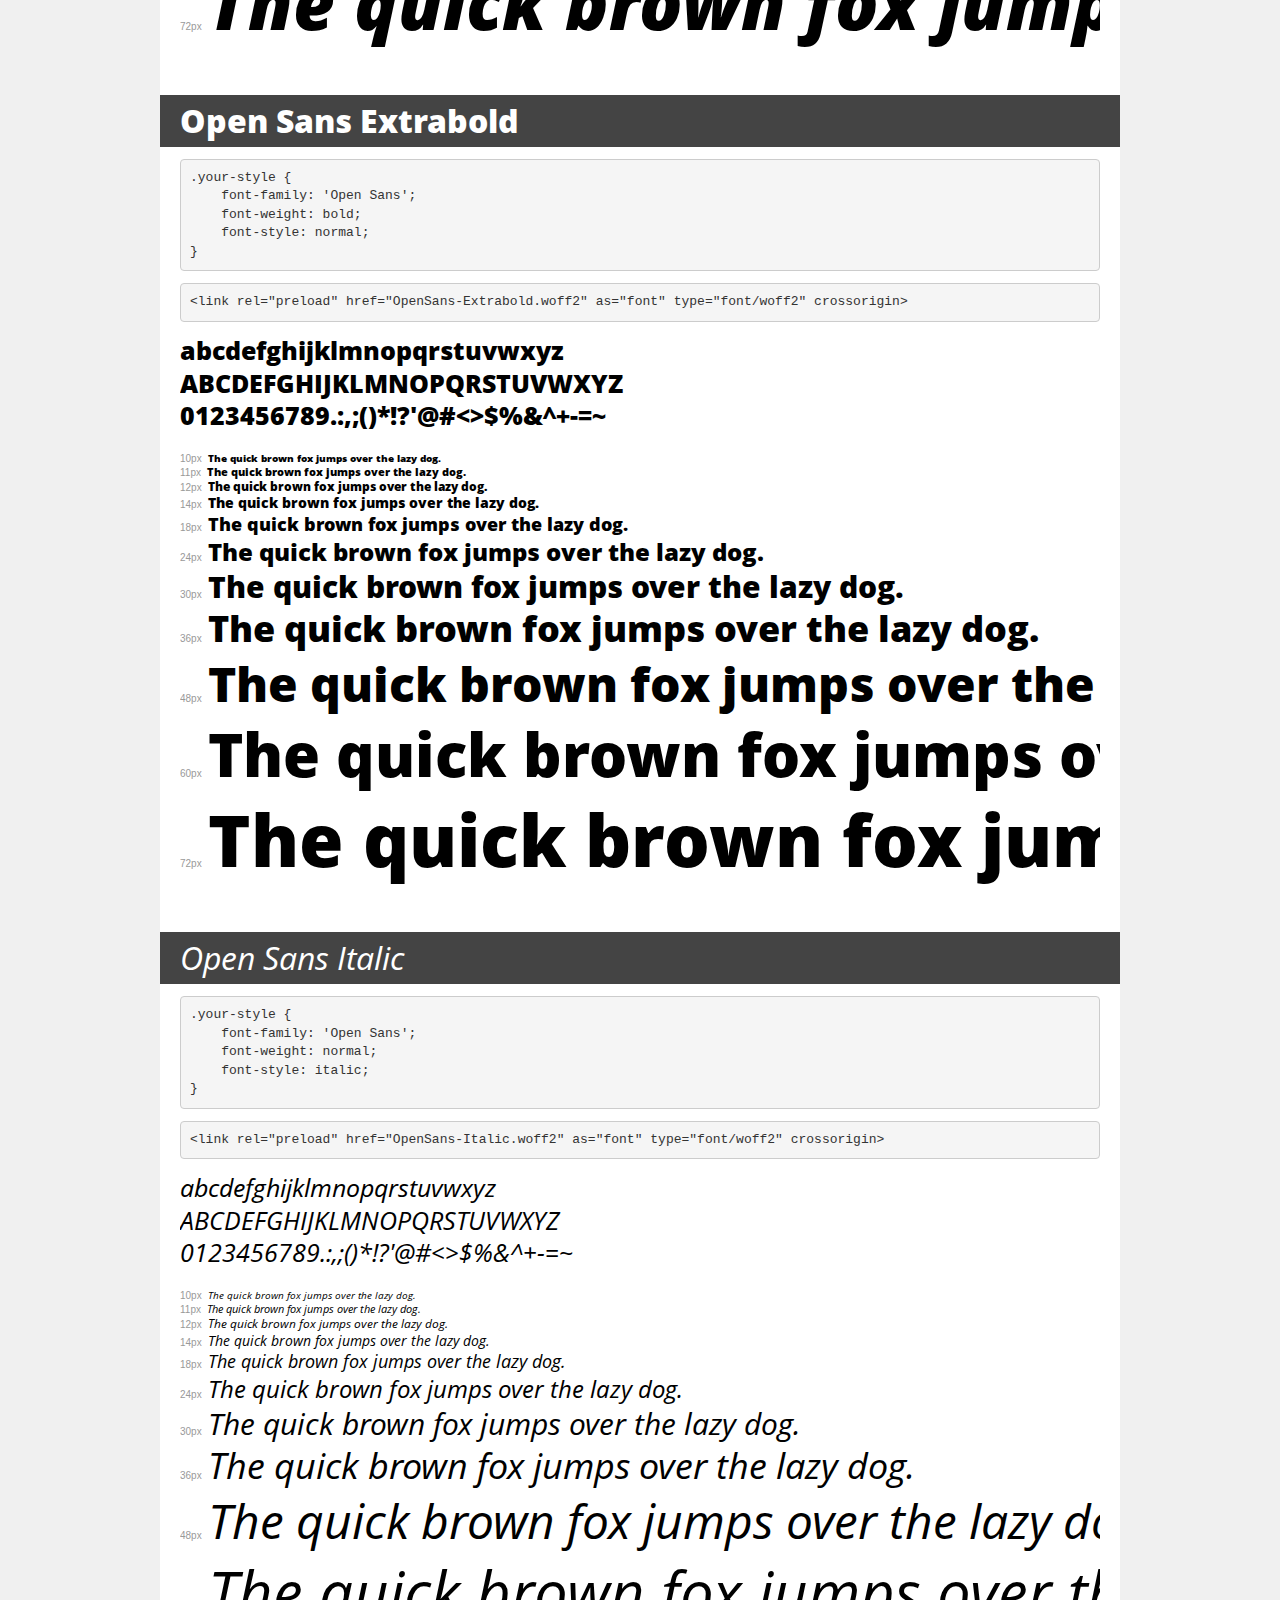
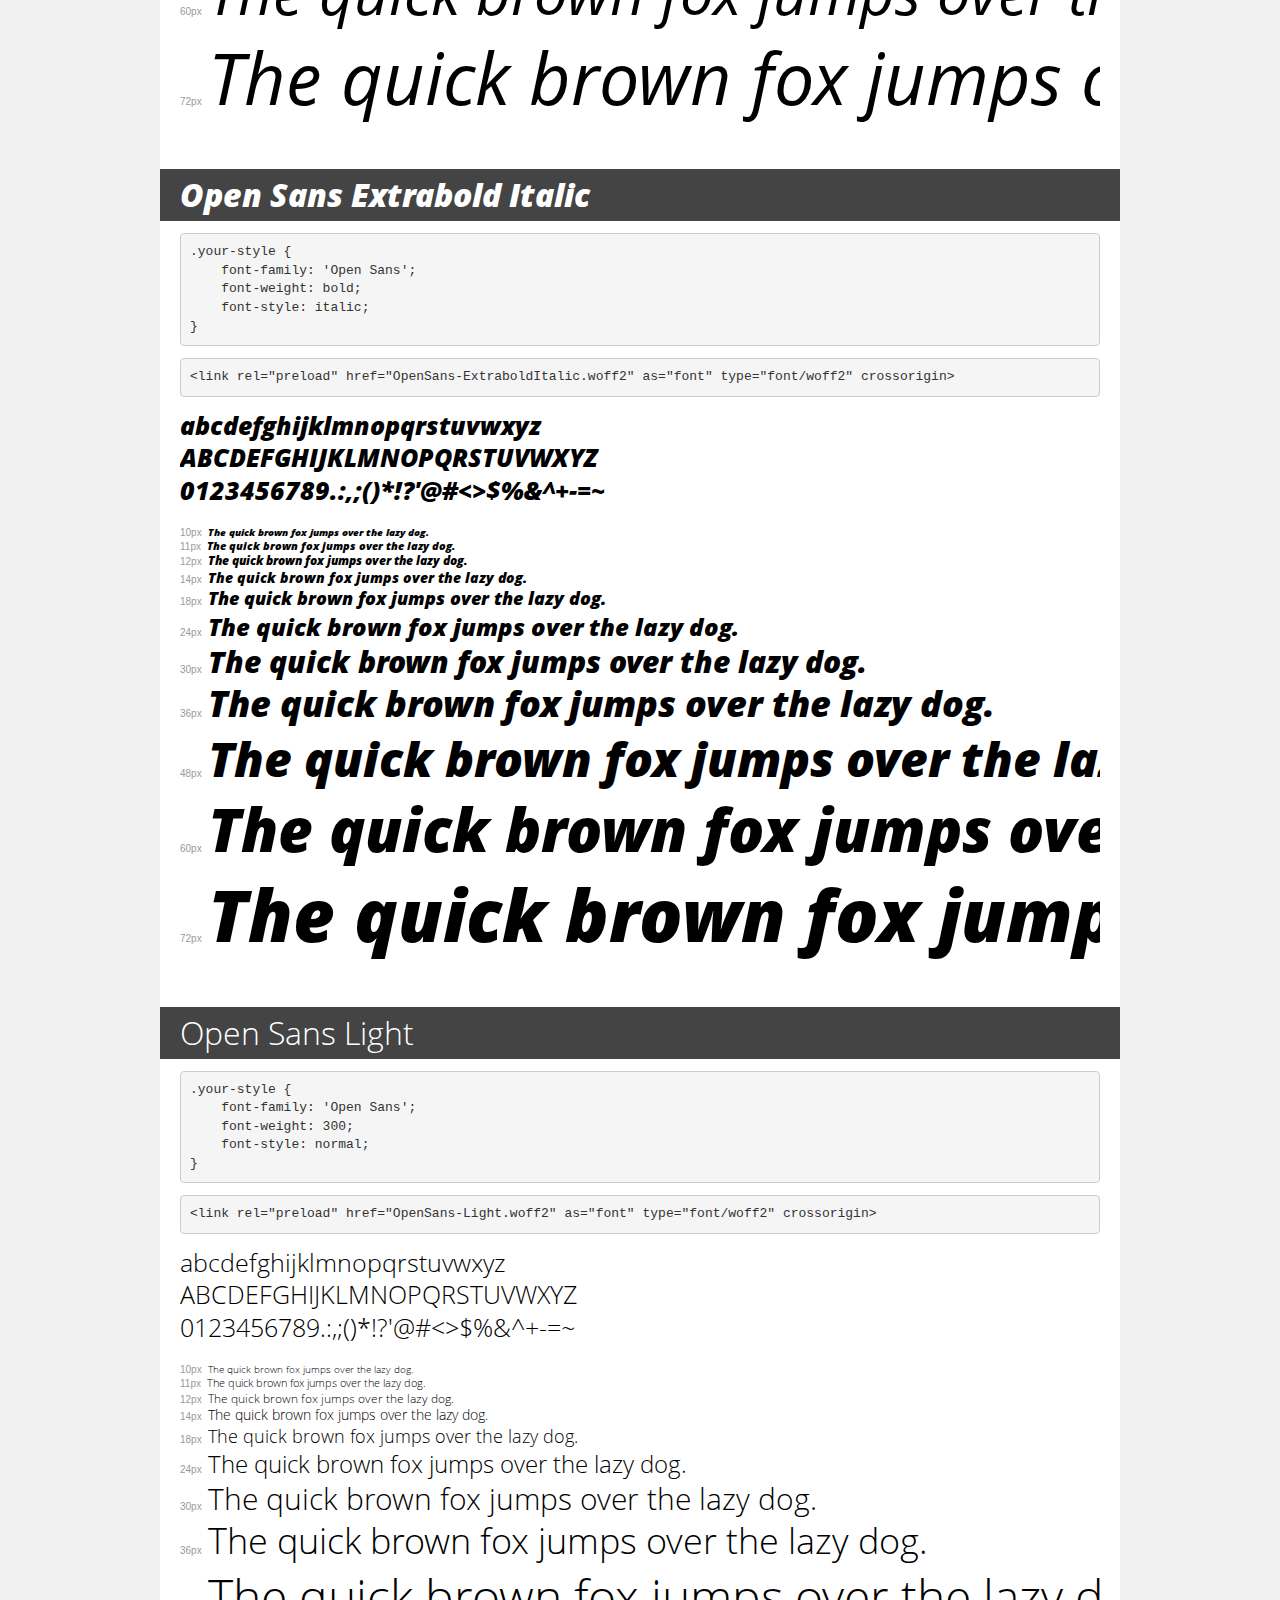
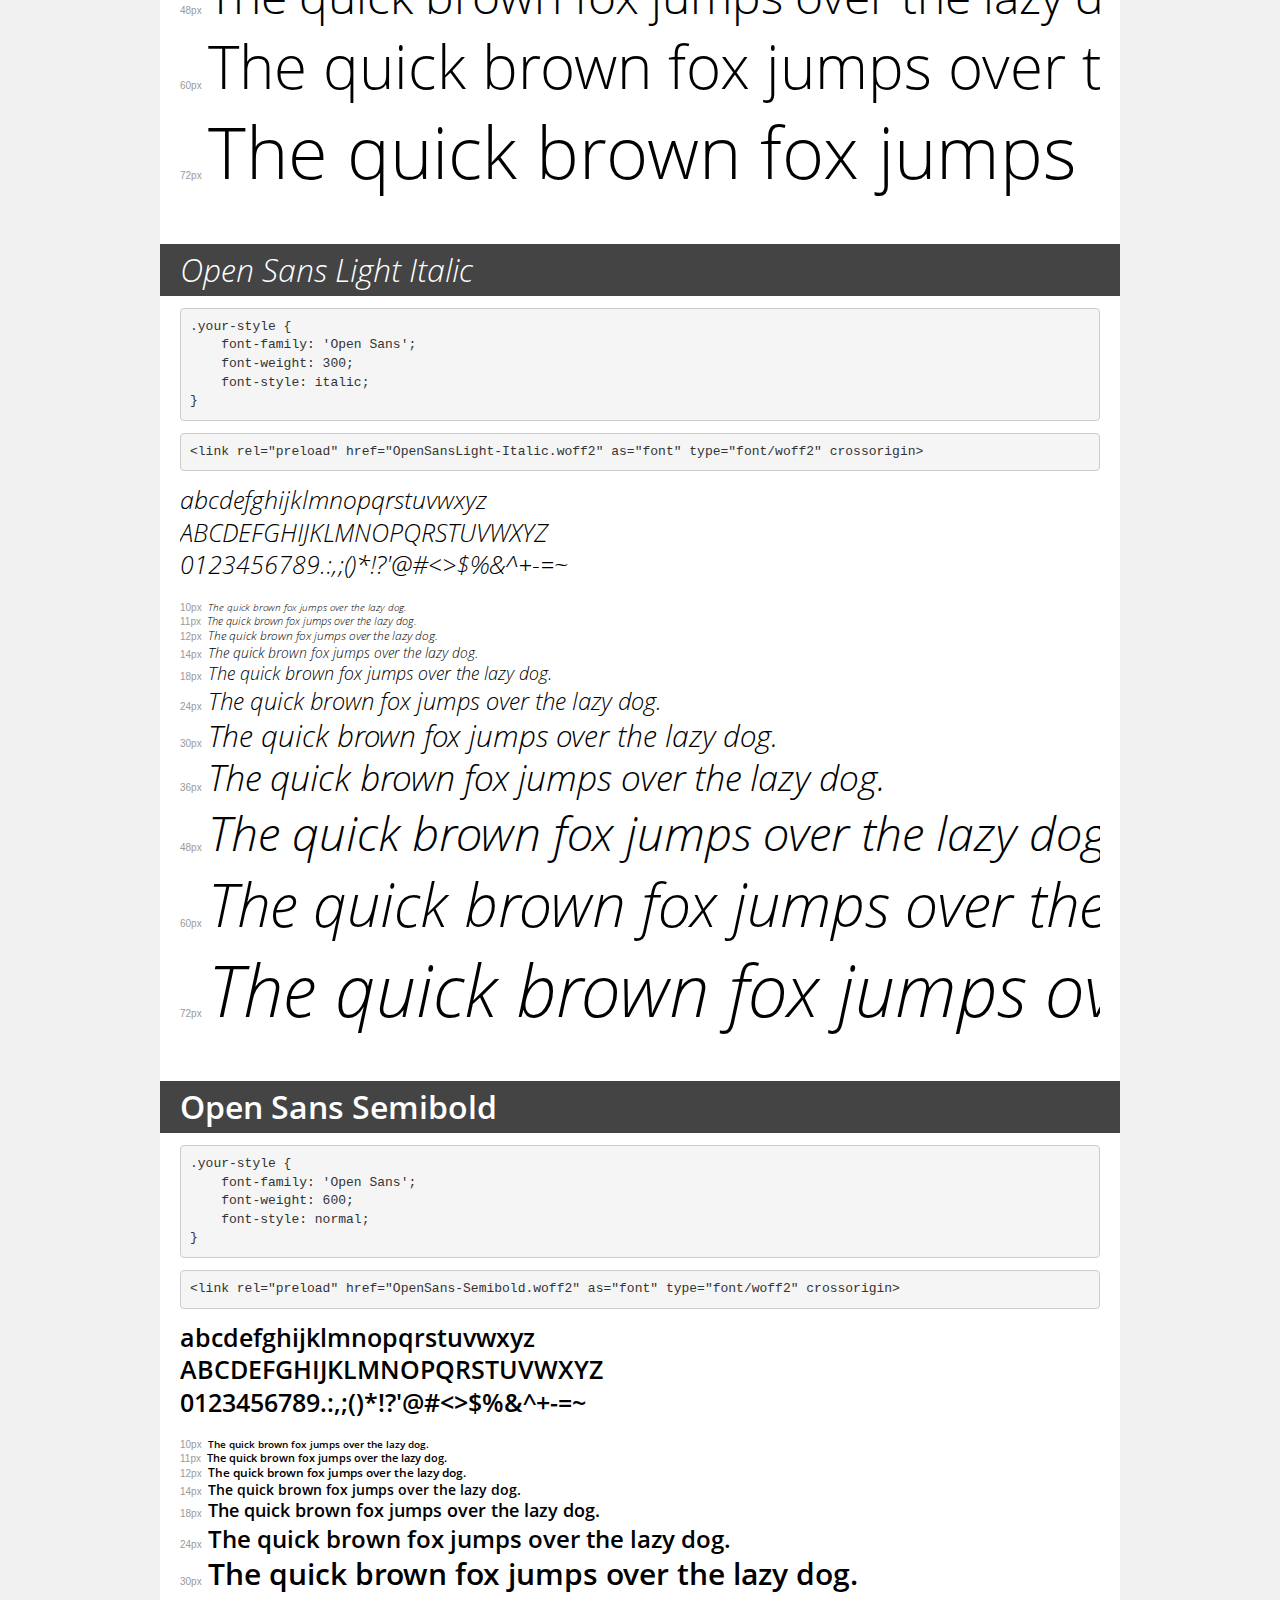
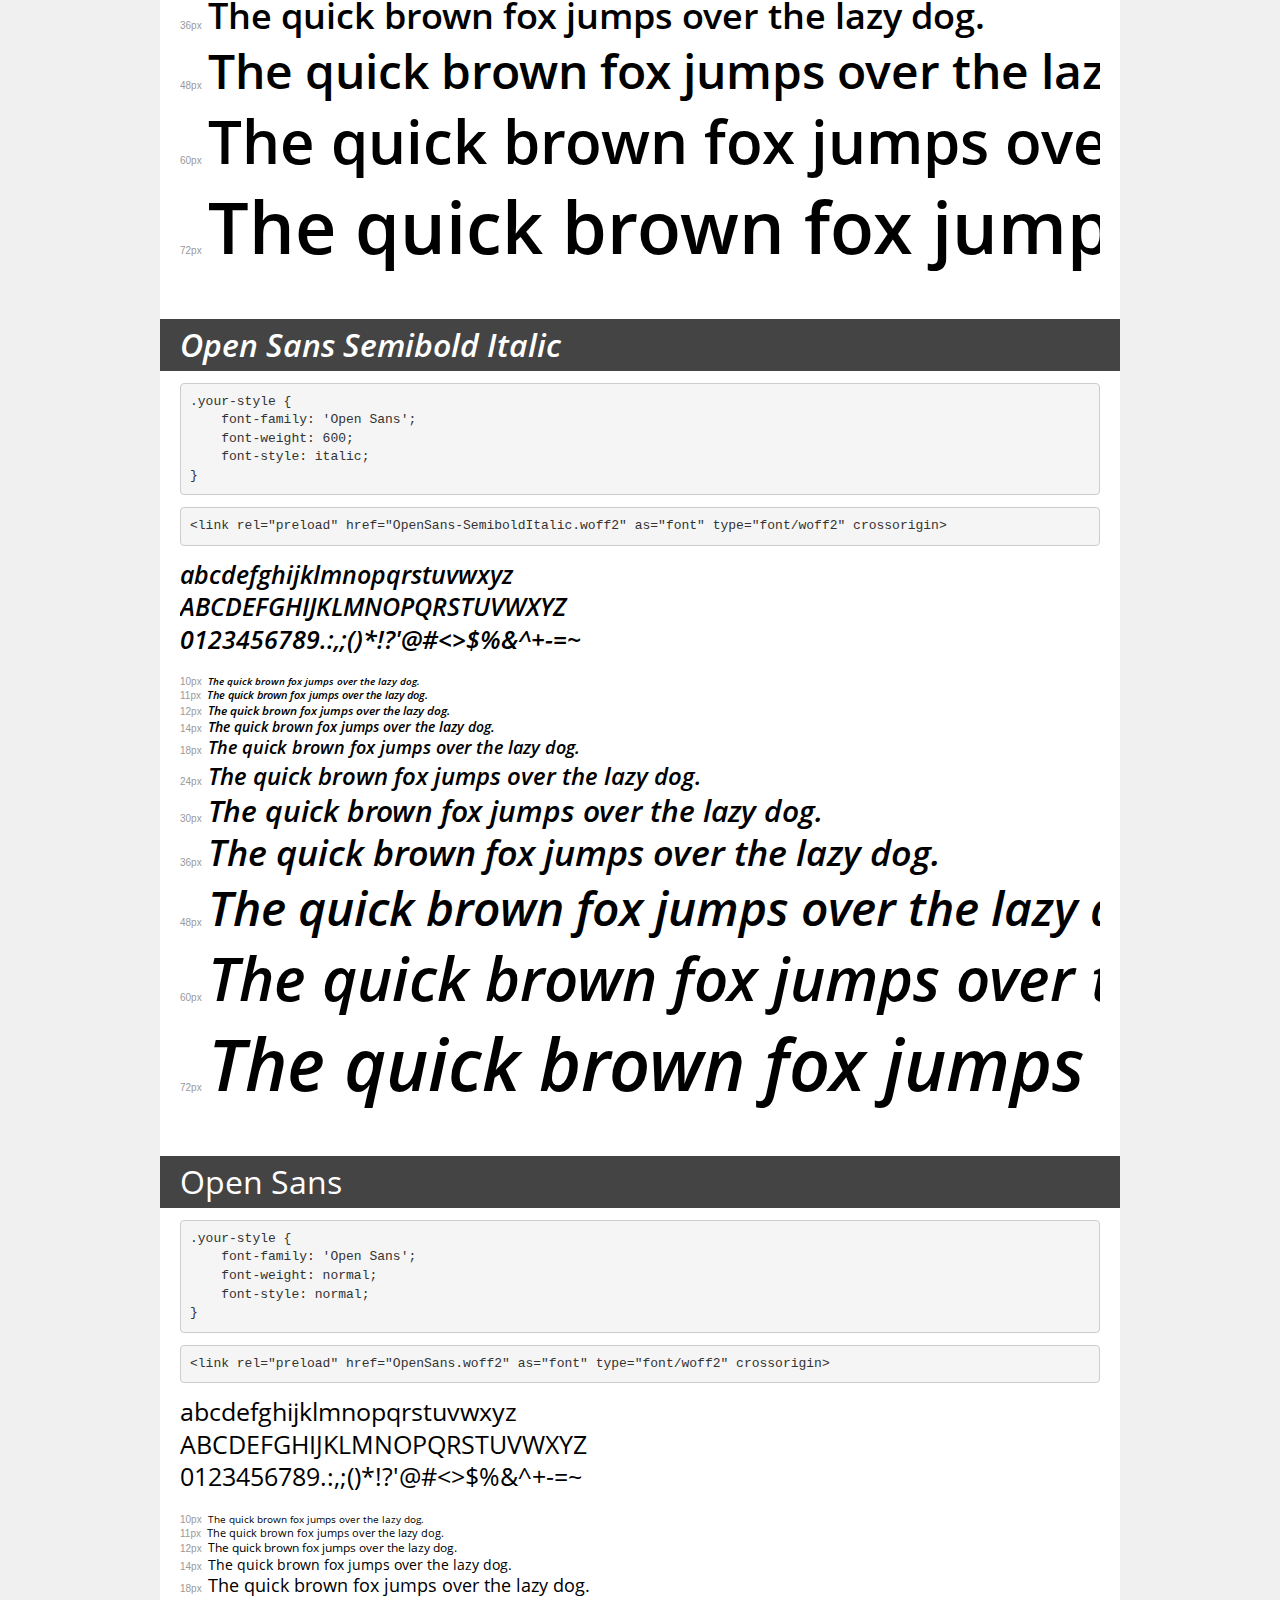
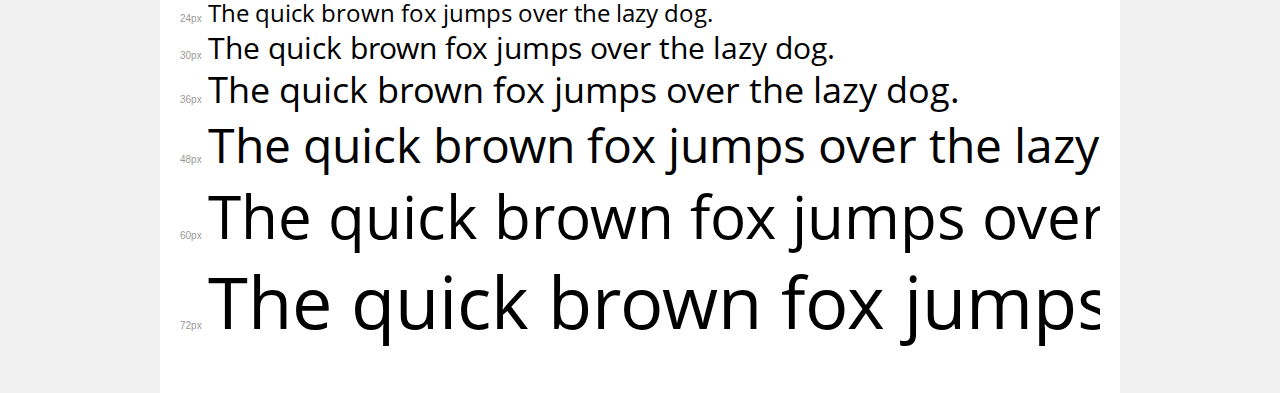
<file: font/demo.html>
<!DOCTYPE html>
<html lang="en">
<head>
    <meta charset="utf-8">
    <meta http-equiv="X-UA-Compatible" content="IE=edge">
    <meta name="viewport" content="width=device-width, initial-scale=1">
    <meta name="robots" content="noindex, noarchive">
    <meta name="format-detection" content="telephone=no">
    <title>Transfonter demo</title>
    <link href="stylesheet.css" rel="stylesheet">
    <style>
        /*
        http://meyerweb.com/eric/tools/css/reset/
        v2.0 | 20110126
        License: none (public domain)
        */
        html, body, div, span, applet, object, iframe,
        h1, h2, h3, h4, h5, h6, p, blockquote, pre,
        a, abbr, acronym, address, big, cite, code,
        del, dfn, em, img, ins, kbd, q, s, samp,
        small, strike, strong, sub, sup, tt, var,
        b, u, i, center,
        dl, dt, dd, ol, ul, li,
        fieldset, form, label, legend,
        table, caption, tbody, tfoot, thead, tr, th, td,
        article, aside, canvas, details, embed,
        figure, figcaption, footer, header, hgroup,
        menu, nav, output, ruby, section, summary,
        time, mark, audio, video {
            margin: 0;
            padding: 0;
            border: 0;
            font-size: 100%;
            font: inherit;
            vertical-align: baseline;
        }
        /* HTML5 display-role reset for older browsers */
        article, aside, details, figcaption, figure,
        footer, header, hgroup, menu, nav, section {
            display: block;
        }
        body {
            line-height: 1;
        }
        ol, ul {
            list-style: none;
        }
        blockquote, q {
            quotes: none;
        }
        blockquote:before, blockquote:after,
        q:before, q:after {
            content: '';
            content: none;
        }
        table {
            border-collapse: collapse;
            border-spacing: 0;
        }
        /* demo styles */
        body {
            background: #f0f0f0;
            color: #000;
        }
        .page {
            background: #fff;
            width: 920px;
            margin: 0 auto;
            padding: 20px 20px 0 20px;
            overflow: hidden;
        }
        .font-container {
            overflow-x: auto;
            overflow-y: hidden;
            margin-bottom: 40px;
            line-height: 1.3;
            white-space: nowrap;
            padding-bottom: 5px;
        }
        h1 {
            position: relative;
            background: #444;
            font-size: 32px;
            color: #fff;
            padding: 10px 20px;
            margin: 0 -20px 12px -20px;
        }
        .letters {
            font-size: 25px;
            margin-bottom: 20px;
        }
        .s10:before {
            content: '10px';
        }
        .s11:before {
            content: '11px';
        }
        .s12:before {
            content: '12px';
        }
        .s14:before {
            content: '14px';
        }
        .s18:before {
            content: '18px';
        }
        .s24:before {
            content: '24px';
        }
        .s30:before {
            content: '30px';
        }
        .s36:before {
            content: '36px';
        }
        .s48:before {
            content: '48px';
        }
        .s60:before {
            content: '60px';
        }
        .s72:before {
            content: '72px';
        }
        .s10:before, .s11:before, .s12:before, .s14:before,
        .s18:before, .s24:before, .s30:before, .s36:before,
        .s48:before, .s60:before, .s72:before {
            font-family: Arial, sans-serif;
            font-size: 10px;
            font-weight: normal;
            font-style: normal;
            color: #999;
            padding-right: 6px;
        }
        pre {
            display: block;
            padding: 9px;
            margin: 0 0 12px;
            font-family: Monaco, Menlo, Consolas, "Courier New", monospace;
            font-size: 13px;
            line-height: 1.428571429;
            color: #333;
            font-weight: normal;
            font-style: normal;
            background-color: #f5f5f5;
            border: 1px solid #ccc;
            overflow-x: auto;
            border-radius: 4px;
        }
        /* responsive */
        @media (max-width: 959px) {
            .page {
                width: auto;
                margin: 0;
            }
        }
    </style>
</head>
<body>
<div class="page">
    <div class="demo">
        <h1 style="font-family: 'Open Sans'; font-weight: bold; font-style: normal;">Open Sans Bold</h1>
        <pre title="Usage">.your-style {
    font-family: 'Open Sans';
    font-weight: bold;
    font-style: normal;
}</pre>
        <pre title="Preload (optional)">
&lt;link rel=&quot;preload&quot; href=&quot;OpenSans-Bold.woff2&quot; as=&quot;font&quot; type=&quot;font/woff2&quot; crossorigin&gt;</pre>
        <div class="font-container" style="font-family: 'Open Sans'; font-weight: bold; font-style: normal;">
            <p class="letters">
                abcdefghijklmnopqrstuvwxyz<br>
ABCDEFGHIJKLMNOPQRSTUVWXYZ<br>
                0123456789.:,;()*!?'@#&lt;&gt;$%&^+-=~
            </p>
            <p class="s10" style="font-size: 10px;">The quick brown fox jumps over the lazy dog.</p>
            <p class="s11" style="font-size: 11px;">The quick brown fox jumps over the lazy dog.</p>
            <p class="s12" style="font-size: 12px;">The quick brown fox jumps over the lazy dog.</p>
            <p class="s14" style="font-size: 14px;">The quick brown fox jumps over the lazy dog.</p>
            <p class="s18" style="font-size: 18px;">The quick brown fox jumps over the lazy dog.</p>
            <p class="s24" style="font-size: 24px;">The quick brown fox jumps over the lazy dog.</p>
            <p class="s30" style="font-size: 30px;">The quick brown fox jumps over the lazy dog.</p>
            <p class="s36" style="font-size: 36px;">The quick brown fox jumps over the lazy dog.</p>
            <p class="s48" style="font-size: 48px;">The quick brown fox jumps over the lazy dog.</p>
            <p class="s60" style="font-size: 60px;">The quick brown fox jumps over the lazy dog.</p>
            <p class="s72" style="font-size: 72px;">The quick brown fox jumps over the lazy dog.</p>
        </div>
    </div>

    <div class="demo">
        <h1 style="font-family: 'Open Sans'; font-weight: bold; font-style: italic;">Open Sans Bold Italic</h1>
        <pre title="Usage">.your-style {
    font-family: 'Open Sans';
    font-weight: bold;
    font-style: italic;
}</pre>
        <pre title="Preload (optional)">
&lt;link rel=&quot;preload&quot; href=&quot;OpenSans-BoldItalic.woff2&quot; as=&quot;font&quot; type=&quot;font/woff2&quot; crossorigin&gt;</pre>
        <div class="font-container" style="font-family: 'Open Sans'; font-weight: bold; font-style: italic;">
            <p class="letters">
                abcdefghijklmnopqrstuvwxyz<br>
ABCDEFGHIJKLMNOPQRSTUVWXYZ<br>
                0123456789.:,;()*!?'@#&lt;&gt;$%&^+-=~
            </p>
            <p class="s10" style="font-size: 10px;">The quick brown fox jumps over the lazy dog.</p>
            <p class="s11" style="font-size: 11px;">The quick brown fox jumps over the lazy dog.</p>
            <p class="s12" style="font-size: 12px;">The quick brown fox jumps over the lazy dog.</p>
            <p class="s14" style="font-size: 14px;">The quick brown fox jumps over the lazy dog.</p>
            <p class="s18" style="font-size: 18px;">The quick brown fox jumps over the lazy dog.</p>
            <p class="s24" style="font-size: 24px;">The quick brown fox jumps over the lazy dog.</p>
            <p class="s30" style="font-size: 30px;">The quick brown fox jumps over the lazy dog.</p>
            <p class="s36" style="font-size: 36px;">The quick brown fox jumps over the lazy dog.</p>
            <p class="s48" style="font-size: 48px;">The quick brown fox jumps over the lazy dog.</p>
            <p class="s60" style="font-size: 60px;">The quick brown fox jumps over the lazy dog.</p>
            <p class="s72" style="font-size: 72px;">The quick brown fox jumps over the lazy dog.</p>
        </div>
    </div>

    <div class="demo">
        <h1 style="font-family: 'Open Sans'; font-weight: bold; font-style: normal;">Open Sans Extrabold</h1>
        <pre title="Usage">.your-style {
    font-family: 'Open Sans';
    font-weight: bold;
    font-style: normal;
}</pre>
        <pre title="Preload (optional)">
&lt;link rel=&quot;preload&quot; href=&quot;OpenSans-Extrabold.woff2&quot; as=&quot;font&quot; type=&quot;font/woff2&quot; crossorigin&gt;</pre>
        <div class="font-container" style="font-family: 'Open Sans'; font-weight: bold; font-style: normal;">
            <p class="letters">
                abcdefghijklmnopqrstuvwxyz<br>
ABCDEFGHIJKLMNOPQRSTUVWXYZ<br>
                0123456789.:,;()*!?'@#&lt;&gt;$%&^+-=~
            </p>
            <p class="s10" style="font-size: 10px;">The quick brown fox jumps over the lazy dog.</p>
            <p class="s11" style="font-size: 11px;">The quick brown fox jumps over the lazy dog.</p>
            <p class="s12" style="font-size: 12px;">The quick brown fox jumps over the lazy dog.</p>
            <p class="s14" style="font-size: 14px;">The quick brown fox jumps over the lazy dog.</p>
            <p class="s18" style="font-size: 18px;">The quick brown fox jumps over the lazy dog.</p>
            <p class="s24" style="font-size: 24px;">The quick brown fox jumps over the lazy dog.</p>
            <p class="s30" style="font-size: 30px;">The quick brown fox jumps over the lazy dog.</p>
            <p class="s36" style="font-size: 36px;">The quick brown fox jumps over the lazy dog.</p>
            <p class="s48" style="font-size: 48px;">The quick brown fox jumps over the lazy dog.</p>
            <p class="s60" style="font-size: 60px;">The quick brown fox jumps over the lazy dog.</p>
            <p class="s72" style="font-size: 72px;">The quick brown fox jumps over the lazy dog.</p>
        </div>
    </div>

    <div class="demo">
        <h1 style="font-family: 'Open Sans'; font-weight: normal; font-style: italic;">Open Sans Italic</h1>
        <pre title="Usage">.your-style {
    font-family: 'Open Sans';
    font-weight: normal;
    font-style: italic;
}</pre>
        <pre title="Preload (optional)">
&lt;link rel=&quot;preload&quot; href=&quot;OpenSans-Italic.woff2&quot; as=&quot;font&quot; type=&quot;font/woff2&quot; crossorigin&gt;</pre>
        <div class="font-container" style="font-family: 'Open Sans'; font-weight: normal; font-style: italic;">
            <p class="letters">
                abcdefghijklmnopqrstuvwxyz<br>
ABCDEFGHIJKLMNOPQRSTUVWXYZ<br>
                0123456789.:,;()*!?'@#&lt;&gt;$%&^+-=~
            </p>
            <p class="s10" style="font-size: 10px;">The quick brown fox jumps over the lazy dog.</p>
            <p class="s11" style="font-size: 11px;">The quick brown fox jumps over the lazy dog.</p>
            <p class="s12" style="font-size: 12px;">The quick brown fox jumps over the lazy dog.</p>
            <p class="s14" style="font-size: 14px;">The quick brown fox jumps over the lazy dog.</p>
            <p class="s18" style="font-size: 18px;">The quick brown fox jumps over the lazy dog.</p>
            <p class="s24" style="font-size: 24px;">The quick brown fox jumps over the lazy dog.</p>
            <p class="s30" style="font-size: 30px;">The quick brown fox jumps over the lazy dog.</p>
            <p class="s36" style="font-size: 36px;">The quick brown fox jumps over the lazy dog.</p>
            <p class="s48" style="font-size: 48px;">The quick brown fox jumps over the lazy dog.</p>
            <p class="s60" style="font-size: 60px;">The quick brown fox jumps over the lazy dog.</p>
            <p class="s72" style="font-size: 72px;">The quick brown fox jumps over the lazy dog.</p>
        </div>
    </div>

    <div class="demo">
        <h1 style="font-family: 'Open Sans'; font-weight: bold; font-style: italic;">Open Sans Extrabold Italic</h1>
        <pre title="Usage">.your-style {
    font-family: 'Open Sans';
    font-weight: bold;
    font-style: italic;
}</pre>
        <pre title="Preload (optional)">
&lt;link rel=&quot;preload&quot; href=&quot;OpenSans-ExtraboldItalic.woff2&quot; as=&quot;font&quot; type=&quot;font/woff2&quot; crossorigin&gt;</pre>
        <div class="font-container" style="font-family: 'Open Sans'; font-weight: bold; font-style: italic;">
            <p class="letters">
                abcdefghijklmnopqrstuvwxyz<br>
ABCDEFGHIJKLMNOPQRSTUVWXYZ<br>
                0123456789.:,;()*!?'@#&lt;&gt;$%&^+-=~
            </p>
            <p class="s10" style="font-size: 10px;">The quick brown fox jumps over the lazy dog.</p>
            <p class="s11" style="font-size: 11px;">The quick brown fox jumps over the lazy dog.</p>
            <p class="s12" style="font-size: 12px;">The quick brown fox jumps over the lazy dog.</p>
            <p class="s14" style="font-size: 14px;">The quick brown fox jumps over the lazy dog.</p>
            <p class="s18" style="font-size: 18px;">The quick brown fox jumps over the lazy dog.</p>
            <p class="s24" style="font-size: 24px;">The quick brown fox jumps over the lazy dog.</p>
            <p class="s30" style="font-size: 30px;">The quick brown fox jumps over the lazy dog.</p>
            <p class="s36" style="font-size: 36px;">The quick brown fox jumps over the lazy dog.</p>
            <p class="s48" style="font-size: 48px;">The quick brown fox jumps over the lazy dog.</p>
            <p class="s60" style="font-size: 60px;">The quick brown fox jumps over the lazy dog.</p>
            <p class="s72" style="font-size: 72px;">The quick brown fox jumps over the lazy dog.</p>
        </div>
    </div>

    <div class="demo">
        <h1 style="font-family: 'Open Sans'; font-weight: 300; font-style: normal;">Open Sans Light</h1>
        <pre title="Usage">.your-style {
    font-family: 'Open Sans';
    font-weight: 300;
    font-style: normal;
}</pre>
        <pre title="Preload (optional)">
&lt;link rel=&quot;preload&quot; href=&quot;OpenSans-Light.woff2&quot; as=&quot;font&quot; type=&quot;font/woff2&quot; crossorigin&gt;</pre>
        <div class="font-container" style="font-family: 'Open Sans'; font-weight: 300; font-style: normal;">
            <p class="letters">
                abcdefghijklmnopqrstuvwxyz<br>
ABCDEFGHIJKLMNOPQRSTUVWXYZ<br>
                0123456789.:,;()*!?'@#&lt;&gt;$%&^+-=~
            </p>
            <p class="s10" style="font-size: 10px;">The quick brown fox jumps over the lazy dog.</p>
            <p class="s11" style="font-size: 11px;">The quick brown fox jumps over the lazy dog.</p>
            <p class="s12" style="font-size: 12px;">The quick brown fox jumps over the lazy dog.</p>
            <p class="s14" style="font-size: 14px;">The quick brown fox jumps over the lazy dog.</p>
            <p class="s18" style="font-size: 18px;">The quick brown fox jumps over the lazy dog.</p>
            <p class="s24" style="font-size: 24px;">The quick brown fox jumps over the lazy dog.</p>
            <p class="s30" style="font-size: 30px;">The quick brown fox jumps over the lazy dog.</p>
            <p class="s36" style="font-size: 36px;">The quick brown fox jumps over the lazy dog.</p>
            <p class="s48" style="font-size: 48px;">The quick brown fox jumps over the lazy dog.</p>
            <p class="s60" style="font-size: 60px;">The quick brown fox jumps over the lazy dog.</p>
            <p class="s72" style="font-size: 72px;">The quick brown fox jumps over the lazy dog.</p>
        </div>
    </div>

    <div class="demo">
        <h1 style="font-family: 'Open Sans'; font-weight: 300; font-style: italic;">Open Sans Light Italic</h1>
        <pre title="Usage">.your-style {
    font-family: 'Open Sans';
    font-weight: 300;
    font-style: italic;
}</pre>
        <pre title="Preload (optional)">
&lt;link rel=&quot;preload&quot; href=&quot;OpenSansLight-Italic.woff2&quot; as=&quot;font&quot; type=&quot;font/woff2&quot; crossorigin&gt;</pre>
        <div class="font-container" style="font-family: 'Open Sans'; font-weight: 300; font-style: italic;">
            <p class="letters">
                abcdefghijklmnopqrstuvwxyz<br>
ABCDEFGHIJKLMNOPQRSTUVWXYZ<br>
                0123456789.:,;()*!?'@#&lt;&gt;$%&^+-=~
            </p>
            <p class="s10" style="font-size: 10px;">The quick brown fox jumps over the lazy dog.</p>
            <p class="s11" style="font-size: 11px;">The quick brown fox jumps over the lazy dog.</p>
            <p class="s12" style="font-size: 12px;">The quick brown fox jumps over the lazy dog.</p>
            <p class="s14" style="font-size: 14px;">The quick brown fox jumps over the lazy dog.</p>
            <p class="s18" style="font-size: 18px;">The quick brown fox jumps over the lazy dog.</p>
            <p class="s24" style="font-size: 24px;">The quick brown fox jumps over the lazy dog.</p>
            <p class="s30" style="font-size: 30px;">The quick brown fox jumps over the lazy dog.</p>
            <p class="s36" style="font-size: 36px;">The quick brown fox jumps over the lazy dog.</p>
            <p class="s48" style="font-size: 48px;">The quick brown fox jumps over the lazy dog.</p>
            <p class="s60" style="font-size: 60px;">The quick brown fox jumps over the lazy dog.</p>
            <p class="s72" style="font-size: 72px;">The quick brown fox jumps over the lazy dog.</p>
        </div>
    </div>

    <div class="demo">
        <h1 style="font-family: 'Open Sans'; font-weight: 600; font-style: normal;">Open Sans Semibold</h1>
        <pre title="Usage">.your-style {
    font-family: 'Open Sans';
    font-weight: 600;
    font-style: normal;
}</pre>
        <pre title="Preload (optional)">
&lt;link rel=&quot;preload&quot; href=&quot;OpenSans-Semibold.woff2&quot; as=&quot;font&quot; type=&quot;font/woff2&quot; crossorigin&gt;</pre>
        <div class="font-container" style="font-family: 'Open Sans'; font-weight: 600; font-style: normal;">
            <p class="letters">
                abcdefghijklmnopqrstuvwxyz<br>
ABCDEFGHIJKLMNOPQRSTUVWXYZ<br>
                0123456789.:,;()*!?'@#&lt;&gt;$%&^+-=~
            </p>
            <p class="s10" style="font-size: 10px;">The quick brown fox jumps over the lazy dog.</p>
            <p class="s11" style="font-size: 11px;">The quick brown fox jumps over the lazy dog.</p>
            <p class="s12" style="font-size: 12px;">The quick brown fox jumps over the lazy dog.</p>
            <p class="s14" style="font-size: 14px;">The quick brown fox jumps over the lazy dog.</p>
            <p class="s18" style="font-size: 18px;">The quick brown fox jumps over the lazy dog.</p>
            <p class="s24" style="font-size: 24px;">The quick brown fox jumps over the lazy dog.</p>
            <p class="s30" style="font-size: 30px;">The quick brown fox jumps over the lazy dog.</p>
            <p class="s36" style="font-size: 36px;">The quick brown fox jumps over the lazy dog.</p>
            <p class="s48" style="font-size: 48px;">The quick brown fox jumps over the lazy dog.</p>
            <p class="s60" style="font-size: 60px;">The quick brown fox jumps over the lazy dog.</p>
            <p class="s72" style="font-size: 72px;">The quick brown fox jumps over the lazy dog.</p>
        </div>
    </div>

    <div class="demo">
        <h1 style="font-family: 'Open Sans'; font-weight: 600; font-style: italic;">Open Sans Semibold Italic</h1>
        <pre title="Usage">.your-style {
    font-family: 'Open Sans';
    font-weight: 600;
    font-style: italic;
}</pre>
        <pre title="Preload (optional)">
&lt;link rel=&quot;preload&quot; href=&quot;OpenSans-SemiboldItalic.woff2&quot; as=&quot;font&quot; type=&quot;font/woff2&quot; crossorigin&gt;</pre>
        <div class="font-container" style="font-family: 'Open Sans'; font-weight: 600; font-style: italic;">
            <p class="letters">
                abcdefghijklmnopqrstuvwxyz<br>
ABCDEFGHIJKLMNOPQRSTUVWXYZ<br>
                0123456789.:,;()*!?'@#&lt;&gt;$%&^+-=~
            </p>
            <p class="s10" style="font-size: 10px;">The quick brown fox jumps over the lazy dog.</p>
            <p class="s11" style="font-size: 11px;">The quick brown fox jumps over the lazy dog.</p>
            <p class="s12" style="font-size: 12px;">The quick brown fox jumps over the lazy dog.</p>
            <p class="s14" style="font-size: 14px;">The quick brown fox jumps over the lazy dog.</p>
            <p class="s18" style="font-size: 18px;">The quick brown fox jumps over the lazy dog.</p>
            <p class="s24" style="font-size: 24px;">The quick brown fox jumps over the lazy dog.</p>
            <p class="s30" style="font-size: 30px;">The quick brown fox jumps over the lazy dog.</p>
            <p class="s36" style="font-size: 36px;">The quick brown fox jumps over the lazy dog.</p>
            <p class="s48" style="font-size: 48px;">The quick brown fox jumps over the lazy dog.</p>
            <p class="s60" style="font-size: 60px;">The quick brown fox jumps over the lazy dog.</p>
            <p class="s72" style="font-size: 72px;">The quick brown fox jumps over the lazy dog.</p>
        </div>
    </div>

    <div class="demo">
        <h1 style="font-family: 'Open Sans'; font-weight: normal; font-style: normal;">Open Sans</h1>
        <pre title="Usage">.your-style {
    font-family: 'Open Sans';
    font-weight: normal;
    font-style: normal;
}</pre>
        <pre title="Preload (optional)">
&lt;link rel=&quot;preload&quot; href=&quot;OpenSans.woff2&quot; as=&quot;font&quot; type=&quot;font/woff2&quot; crossorigin&gt;</pre>
        <div class="font-container" style="font-family: 'Open Sans'; font-weight: normal; font-style: normal;">
            <p class="letters">
                abcdefghijklmnopqrstuvwxyz<br>
ABCDEFGHIJKLMNOPQRSTUVWXYZ<br>
                0123456789.:,;()*!?'@#&lt;&gt;$%&^+-=~
            </p>
            <p class="s10" style="font-size: 10px;">The quick brown fox jumps over the lazy dog.</p>
            <p class="s11" style="font-size: 11px;">The quick brown fox jumps over the lazy dog.</p>
            <p class="s12" style="font-size: 12px;">The quick brown fox jumps over the lazy dog.</p>
            <p class="s14" style="font-size: 14px;">The quick brown fox jumps over the lazy dog.</p>
            <p class="s18" style="font-size: 18px;">The quick brown fox jumps over the lazy dog.</p>
            <p class="s24" style="font-size: 24px;">The quick brown fox jumps over the lazy dog.</p>
            <p class="s30" style="font-size: 30px;">The quick brown fox jumps over the lazy dog.</p>
            <p class="s36" style="font-size: 36px;">The quick brown fox jumps over the lazy dog.</p>
            <p class="s48" style="font-size: 48px;">The quick brown fox jumps over the lazy dog.</p>
            <p class="s60" style="font-size: 60px;">The quick brown fox jumps over the lazy dog.</p>
            <p class="s72" style="font-size: 72px;">The quick brown fox jumps over the lazy dog.</p>
        </div>
    </div>

</div>
</body>
</html>
</file>
<file: css/common.css>
@charset "utf-8";

@import url('https://fonts.googleapis.com/css2?family=Nanum+Gothic:wght@400;700;800&family=Open+Sans:wght@300;400;500;600;700;800&family=Play:wght@400;700&display=swap');

/*
font-family: 'Nanum Gothic', sans-serif;
font-family: 'Open Sans', sans-serif;
font-family: 'Play', sans-serif;
*/
*{box-sizing: border-box; font-family: 'Nanum Gothic', sans-serif;}
html, body{margin: 0; padding: 0;}
h1, h2, h3, h4, h5, h6, p{margin: 0;}
ul, ol{margin: 0; padding: 0; list-style: none;}
a, a:hover{text-decoration: none;}

.font_play{font-family: 'Play', sans-serif;}

header{
    position: fixed;
    top: 0; left: 0;
    width: 100%; height: 90px;
    z-index: 10;
}

/* ----#header_1---- */
#header_1{
    /* position: fixed;
    z-index: 5; */
    width: 100%; height: 90px;
    background-color: #fff;
    box-shadow: 0 1px rgba(0,0,0,0.2);
}
#header_1 .wrap{
    width: 1200px;
    padding: 0 10px;
    margin: 0 auto;
    display: flex;
    flex-wrap: wrap;
    justify-content: space-between;
    /* align-items: center; */
    /* background: #aaf; */
}
/* 로고 */
#header_1 .wrap .logo{
    width: 166px;
    padding-top: 18px;
    /* background: #ffa; */
}
#header_1 .wrap .logo a{}
#header_1 .wrap .logo a img{
    display: block; 
    height: 54px;
}
/* 메뉴 */
#header_1 .wrap nav{
    /* background: #faf; */
}
#header_1 .wrap nav > ul{
    display: flex;
}
#header_1 .wrap nav > ul > li{
    height: 90px;
}
#header_1 .wrap nav > ul > li > a{
    display: block;
    font-size: 16px;
    line-height: 90px;
    padding: 0 30px;
    color: #000;
    position: relative;
}

#header_1 .wrap nav > ul > li:hover > a{
    background-color: #eee;
    color: #f47321;
}

#header_1 .wrap nav > ul > li:hover > a:after{
    content: "";
    display: block;
    position: absolute;
    top: 0; left: 0;
    width: 100%; height: 6px;
    background-color: #f47321;
}


#header_1 .wrap nav > ul > li > ul{
    /* position: absolute;
    top: 90px; 
    width: 100%; */
    padding-bottom: 20px;
    background-color: #eee;
    display: none; 
}

/* #header_1 .wrap nav > ul > li:hover > ul{
    display: block;
} */

#header_1 .wrap nav > ul > li > ul > li{
    text-align: center;
    margin-bottom: 10px;
}
#header_1 .wrap nav > ul > li > ul > li > a{
    display: block;
    font-size: 13px;
    color: #555;
}
#header_1 .wrap nav > ul > li > ul > li:hover > a{
    color: #f47321;
}
/* 오른쪽 아이콘 */
#header_1 .wrap .right{
    width: 166px; height: 90px;
    display: flex;
    flex-wrap: wrap;
    align-items: center;
    justify-content: flex-end;
    /* background: #ffa; */
}
#header_1 .wrap .right .lang{
    display: flex;
}
#header_1 .wrap .right .lang li{}
#header_1 .wrap .right .lang li a{
    display: block;
    width: 30px; height: 30px;
    background-size: cover;
}
#header_1 .wrap .right .lang li.kor a{
    background-image: url(../img/kor_btn.png);
    background-position: 0 0;
    margin-right: 10px;
}
#header_1 .wrap .right .lang li.eng a{
    background-image: url(../img/eng_btn.png);
    background-position: 100% 0%;
}

#header_1 .wrap .right .lang li.eng:hover a{
    background-position: 0% 0%;
}

#header_1 .wrap .right .menuBar{}
#header_1 .wrap .right .menuBar a{
    display: block;
    width: 26px; height: 19px;
    background-size: cover; background-position: 0 0;
    background-image: url(../img/btn-gnbutil.png);
    margin-left: 30px;
}
#header_1 .wrap .right .menuBar a:hover{
    background-position: 100% 0;
}

/* ----#header_2---- */
#header_2{
    position: fixed;
    top: 0; left: 0;
    z-index: 5;
    width: 100%;
    background-color: #fff;
    max-height: 0;
    overflow: hidden;
    transition: max-height 0.8s;
}

#header_2.active{
    max-height: 600px;
}

#header_2 .wrap{
    width: 1200px;
    margin: 0 auto;
    display: flex;
    flex-wrap: wrap;
    justify-content: space-between;
}
#header_2 .wrap .logo{
    margin-top: 18px;
}
#header_2 .wrap .logo a{}
#header_2 .wrap .logo a img{
    display: block; 
    height: 54px;
}
/* 메뉴2 */
#header_2 .wrap nav{
    padding: 20px 0 40px;
}
#header_2 .wrap nav > ul{}
#header_2 .wrap nav > ul > li{
    display: flex;
    flex-wrap: wrap;
    align-items: center;
    border-bottom: 1px solid #ccc;
}
#header_2 .wrap nav > ul > li > a{
    display: block;
    font-size: 14px; 
    width: 108px;
    padding: 20px 0;
    /* margin-right: 20px; */
    color: #000;
    position: relative;
}

#header_2 .wrap nav > ul > li > a:after{
    content: "";
    display: block;
    width: 100%; height: 2px;
    position: absolute;
    bottom: 1px; left: 0;
    background-color: #f47321;
}

#header_2 .wrap nav > ul > li > ul{
    display: flex;
}
#header_2 .wrap nav > ul > li > ul > li{}
#header_2 .wrap nav > ul > li > ul > li > a{
    display: block;
    font-size: 13px; 
    padding: 20px 15px 20px 0;
    color: #555;
}
#header_2  .wrap nav > ul > li > ul > li:nth-child(1) a{padding-left: 15px;}
#header_2 .wrap nav > ul > li > ul > li:hover > a{
    color: #f47321;
}
/* X 버튼 */
#header_2 .wrap .close{
    width: 160px;
    display: flex; 
    justify-content: flex-end;
    margin-top: 30px;
}
#header_2 .wrap .close a{
    display: block;
    width: 23px; height: 23px;
    background-size: cover; 
    background-position: 50% 0%;
    background-image: url(../img/btn-close.png);
}
#header_2 .wrap .close a:hover{
    background-position: 50% 100%;
}



.topBtn{
    margin: 0 40px 20px 0;
    display: flex; 
    justify-content: flex-end;
}
.topBtn a{}
.topBtn a img{
    display: block;
    width: 40px; height: 40px;
}




#footer{
    background-color: #555;
}
#footer .wrap{
    width: 1200px; 
    margin: 0 auto;
    padding: 60px 10px;
    display: flex;
    flex-wrap: wrap;
    justify-content: space-between;
    align-items: center;
}

#footer .wrap .left{
    display: flex;
    flex-wrap: wrap;
}
#footer .wrap .left .f_logo{}
#footer .wrap .left .f_logo a{}
#footer .wrap .left .f_logo a img{
    display: block;
    width: 101px;
}

#footer .wrap .left .f_info{
    margin-left: 40px;
}
#footer .wrap .left .f_info ul{
    display: flex;
    flex-wrap: wrap;
    justify-content: center;
    padding-bottom: 20px;
}
#footer .wrap .left .f_info ul li{
    border-right: 1px solid #fff;
    padding-right: 10px;
    margin-right: 10px;
}

#footer .wrap .left .f_info ul li:last-child{
    border-right: none;
    padding-right: 0;
    margin-right: 0;
}

#footer .wrap .left .f_info ul li a{
    display: block;
    color: #fff;
    font-size: 14px;
    line-height: 1.6;
}
#footer .wrap .left .f_info .copy{}
#footer .wrap .left .f_info .copy p{
    font-size: 14px;
    color: #fff;
    line-height: 1.4;
}

.site{}
.site ul{
    display: flex;
    flex-wrap: wrap;
    justify-content: flex-end;
    margin-bottom: 20px;
}
.site ul li{
    margin-right: 6px;
}
.site ul li a{
    display: block;
    width: 30px; height: 30px;
    background-size: cover;
    background-image: url(../img/sns.png);
}

.site ul li a.sns1{
    background-position: 0 0;
}
.site ul li a.sns2{
    background-position: 33.33% 0;
}
.site ul li a.sns3{
    background-position: 66.66% 0;
}
.site ul li a.sns4{
    background-position: 100% 0;
}

.site .family{
    display: flex;
    justify-content: flex-end;
}
.site .family a{}
.site .family a img{
    display: block;
}







#headBg{
    width: 100%;
    height: 400px;
    background-size: cover;
    background-position: 50% 50%;
    display: flex;
    justify-content: center;
    align-items: center;
}
#headBg > h1{
    font-size: 24px;
    color: #fff;
    padding-top: 100px;
    text-shadow: 4px 2px 10px rgba(0,0,0,0.8);
}


section > .wrap{
    width: 1200px; 
    margin: 0 auto; 
    padding: 0 10px;
}
.cate{
    display: flex;
    justify-content: flex-end;
    align-items: center;
    padding-top: 20px;
}

.cate ul{
    display: flex;
    justify-content: flex-end;
    align-items: center;
}
.cate ul li{}
.cate ul li:nth-child(2){
    margin: 0 8px;
}

.cate ul li a{
    display: block;
    font-size: 14px;
    color: #555;
    line-height: 20px;
}
.cate ul li:nth-child(3) a{
    font-weight: bold;
}

.cate ul li img{
    display: block;
}


section{
    color: #555;
}
section .tit{}
section .tit h1{
    font-size: 22px;
    padding-bottom: 20px;
    position: relative;
}
section .tit h1:before{
    content: "";
    display: block;
    width: 41px; height: 3px;
    background-size: cover;
    background-position: 50% 50%;
    background-image: url(../img/info/border_orange.png);
    position: absolute;
    bottom: 0; left: 0;
}
</file>
<file: css/responsive_common.css>
@media (max-width:1023px){
    /* ----#header_1---- */
    section > .wrap{
        width: 90%;
        padding: 0;
    }

    #header_1 .wrap{
        width: 100%;
        padding: 0 10px;
        /* background: #ffa; */
    }
    /* 로고 */
    #header_1 .wrap .logo{
        width: auto;
        padding-top: 28px;
        /* background: #aff; */
    }
    #header_1 .wrap .logo a img{
        height: 33px;
    }
    /* 메뉴1 */
    #header_1 .wrap nav > ul > li > a{
        padding: 0 15px;
        font-size: 14px;
    }

    /* #header_1 .wrap nav{background: #aaf;} */
    #header_1 .wrap nav > ul{}

    /* 오른쪽 아이콘 */
    #header_1 .wrap .right{
        width: auto;
        /* background: #aff; */
    }    
    #header_1 .wrap .right .menuBar a{
        margin-left: 10px;
    }

    /* ----#header_2---- */
    #header_2 .wrap{
        width: 90%; 
        flex-direction: column;
    }
    #header_2 .wrap .logo a img{
        height: 33px;
    }
    #header_2 .wrap nav{
        width: 90%;
        margin: 0 auto;
    }
    #header_2 .wrap .close{
        position: absolute;
        top: 6px; right: 10px;
    }


    .topBtn{
        padding: 20px 0;
        margin: 0;
        justify-content: center;
    }


    #footer .wrap{
        width: 100%;
        padding: 40px 3% 30px;
    }

    .site{
        width: 100%;
        display: flex;
        flex-wrap: wrap;
        justify-content: space-between;
        padding-left: 141px;
        margin-top: 20px;
    }
    .site ul{
        margin-bottom: 0;
    }


}
@media (max-width: 767px){
    #header_1 .wrap nav{
        display: none;
    }
    #header_1 .wrap{
        padding: 0 15px;
    }
    
    #header_1 .wrap .right .menuBar a{
        margin-left: 15px;
    }

    #header_2{
        position: absolute;
        top: 90px; padding: 0;
        width: 100%;
    }
    #header_2 .wrap .logo{
        display: none;
    }

    #header_2 .wrap nav{
        padding-top: 0;
    }
    #header_2 .wrap nav > ul > li{
        border-bottom: none;  
    }
    #header_2 .wrap nav > ul > li > a{
        font-size: 20px;
        line-height: 1;
        width: 100%;
        display: flex;
        align-items: center;
        justify-content: space-between;
        border-bottom: 2px solid #f47321;
        padding: 10px 0 20px;
        margin: 5px 0 10px;
    }
    #header_2 .wrap nav > ul > li > a:after{
        content: "";
        display: none;
    }
    #header_2 .wrap nav > ul > li > a span{
        display: inline-block;
        width: 13px; height: 13px;
        background-size: cover;
        background-position: 50% 50%;
        background-image: url(../img/m_menu_btn.png);
    }
    #header_2 .wrap nav > ul > li > ul{
        display: none;
    }
    #header_2 .wrap nav > ul > li > ul > li:hover > a{
        color: #f47321;
    }
    #header_2 .wrap nav > ul > li > ul > li:nth-child(1) a {
        padding-left: 0;
    }
    #header_2 .wrap nav > ul > li > ul > li > a{
        font-size: 14px;
        padding: 0;
        line-height: 1.6;
    }

    #header_2 .wrap .close{
        display: none;
    }

    #footer .wrap{
        padding: 40px 2%;
        position: relative;
    }
    #footer .wrap .left{
        width: 100%;
    }
    #footer .wrap .left .f_logo{
        width: 100%;
    }   
    #footer .wrap .left .f_logo a img{
        margin: 0 auto;
        margin-bottom: 30px;
    }

    #footer .wrap .left .f_info{
        width: 100%;
        text-align: center;
        margin-left: 0;
    }
    #footer .wrap .left .f_info ul li{
        border-right: none;
        padding-right: 0;
    }

    .site{
        width: auto;
        margin: 0 auto;
        flex-direction: column;
        align-items: center;
        padding-left: 0;
        margin-top: 0;
        /* position: absolute;
        bottom: 40px;
        right: 2%; */
    }
    .site ul{
        margin: 20px 0;
    }


    #headBg{
        height: 300px;
    }
    #headBg h1{
        font-size: 18px;
    }

    .cate{
        display: none;
    }
}
</file>
<file: css/index.css>
@charset "utf-8";

main{
    width: 100%; height: 960px;
    position: relative;
    overflow: hidden;
}
main #slider{
    width: 400%; height: 960px;
    /* background-color: #ddd;  */
    display: flex; flex-wrap: wrap;
    margin-left: -100%;
}
main #slider .slide{
    width: 25%; height: 100%;
    background-size: cover; 
    background-position: 50% 50%;
    /* background-image: url(../img/main_slide01.jpg); */
    position: relative;
}
main #slider .slide .txtCont{
    position: absolute;
    bottom: 160px; left: 25%;
    color: #fff;
    /* background-color: #08f; */
}
main #slider .slide .txtCont h2{
    font-size: 60px;
    font-weight: 400;
    line-height: 1;
}
main #slider .slide .txtCont h1{
    font-size: 80px;
    font-weight: 400;
    line-height: 1;
    /* background:  #afa; */
}

main #slider .slide_02 .txtCont h1{margin-bottom: 20px;}

main #slider .slide .txtCont h3{
    font-size: 40px;
    font-weight: 400;
}
main #slider .slide .txtCont p{
    margin: 20px 0;
    font-size: 14px;
    line-height: 1.7;
}
main #slider .slide .txtCont .moreBtn{}
main #slider .slide .txtCont .moreBtn button{
    width: 145px; height: 40px;
    border: 1px solid #fff;
    background-color: transparent;
    color: #fff;
    font-size: 16px;
}

main .play_ctrl{
    position: absolute;
    bottom: 40px; left: 25%;
    display: flex;
}
main .play_ctrl a{
    margin-right: 10px;
}
main .play_ctrl a img{
    display: block;
    width: 36px; height: 36px;
}


article{
    width: 1200px;
    margin: 0 auto;
    padding: 0 10px;
}

article#business .top_icon{}
article#business .top_icon img{
    display: block;
    width: 34px; height: 81px;
    margin: 0 auto;
}

article#business .title{
    /* background-color: #ffa; */
    text-align: center;
    margin: 40px 0 80px;
    color: #555;
}
article#business .title > h1{
    font-size: 50px;
    font-weight: 400;
}
article#business .title > p{
    font-size: 14px;
    margin-top: 10px;
}

article#business .contents{
    display: flex; 
    flex-wrap: wrap;
    margin-bottom: 80px;
}
article#business .contents .contBox{
    width: calc(25% - 20px); 
    margin: 0 10px;
}
article#business .contents .contBox .img{}
/* article#business .contents .contBox .img a{
    display: block;
    height: 150px;
    margin: 0 auto;
    background-size: contain;
    background-position: 50% 50%;
    background-repeat: no-repeat;
} */
article#business .contents .contBox .img a{}
article#business .contents .contBox .img a img{
    display: block;
    height: 150px;
    margin: 0 auto;
}



article#business .contents .contBox .txt{
    margin-top: 40px;
}
article#business .contents .contBox .txt > p{
    font-size: 14px;
    line-height: 1.8;
    word-spacing: -1px;
}

 
article#images{
    width: 100%;
    display: flex; 
    flex-wrap: wrap;
    padding: 0;
}
article#images .banner_box{
    width: calc(100% / 3); height: 470px;
    background-size: cover;
    background-position: 0% 50%;
    /* background-image: url(../img/business_img01.jpg); */
}
article#images .banner_box .dark{
    width: 100%; height: 100%; 
    background-color: #000;
    opacity: 0;
    position: relative;
}
article#images .banner_box:hover .dark{
    opacity: 0.8;
    transition: opacity 0.5s;
}
article#images .banner_box .dark .icon{
    position: absolute;
    top: 50%; left: 50%; 
    transform: translate(-50%, -50%);
}
article#images .banner_box .dark .icon a{
    display: block;
    width: 52px; height: 53px;
    background-size: cover; 
    background-position: 50% 50%;
    background-image: url(../img/business_over_btn.png);
}
article#images .banner_box .dark .icon .txt{}
article#images .banner_box .dark .icon .txt p{
    font-size: 20px;
    color: #f47323;
}


article#story{
    width: 1200px;
    margin: 0 auto;
    padding: 80px 30px;
}
article#story .title{
    text-align: center;
    margin-bottom: 80px;
}
article#story .title > h1{
    font-size: 50px;
    font-weight: 400;
    color: #555;
}
article#story .title > p{
    font-size: 14px;
    margin-top: 10px;
}

article#story .contents{
    display: flex; 
    flex-wrap: wrap;
}
article#story .contents .contBox{
    width: calc(100% / 3 - 20px); 
    margin: 0 10px;
}
article#story .contents .contBox .img{
    width: 100%; height: 220px;
    background-size: cover;
    background-position: 50% 50%;
    background-image: url(../img/story_img01.jpg);
}
article#story .contents .contBox .txt{
    font-size: 14px;
    line-height: 1.6;
}
article#story .contents .contBox .txt h4{
    margin: 20px 0;
}
article#story .contents .contBox .txt p{}


article#banner{
    width: 100%; height: 300px;
    background-size: cover;
    background-position: 50% 50%;
    background-image: url(../img/banner_img.jpg);
    display: flex;
    align-items: center;
    justify-content: center;
}
article#banner .wrap{}
article#banner .wrap .txt{
    /* background: #faf; */
    text-align: center;
}
article#banner .wrap .txt .logoImg{
    width: 177px; height: 42px;
    margin: 0 auto;
    background-size: cover;
    background-position: 50% 50%;
    background-image: url(../img/banner_logo.png);
}
article#banner .wrap .txt h2{
    font-size: 30px;
    font-weight: 400;
    color: #fff;
    margin: 20px 0;
}
article#banner .wrap .txt button{
    width: 126px; height: 36px;
    border: 1px solid #fff;
    color: #fff;
    background-color: transparent;
    font-size: 14px;
    font-weight: bold;
    cursor: pointer;
}


article#three_cont{
    margin: 80px auto;
}
article#three_cont .wrap{
    display: flex;
    flex-wrap: wrap;
}
article#three_cont .wrap .box{
    width: calc(100% / 3 - 20px); 
    height: 240px;
    margin: 0 10px;
}
article#three_cont .wrap .box .top{
    color: #fff;
    height: 100%;
    padding: 20px;
    position: relative;
}
article#three_cont .wrap .box .top > img.bar{
    margin-top: 20px;
}
article#three_cont .wrap .box .top h2{
    font-size: 20px;
    padding-bottom: 10px;
    font-weight: 400;
}
article#three_cont .wrap .box .top span{
    font-size: 13px;
    color: #fff;
}
article#three_cont .wrap .box .top p{
    font-size: 14px;
    padding-top: 80px;
    line-height: 1.4;
}
article#three_cont .wrap .box .top .img{
    position: absolute;
    right: 20px; top: 20px;
}
article#three_cont .wrap .box .top .img > img{
    display: block;
}
article#three_cont .wrap .box .bottom_btn{
    margin-top: 30px;
}
article#three_cont .wrap .box .bottom_btn button{
    width: 100%; height: 40px;
    border: 1px solid #555;
    background-color: transparent;
    color: #555;
    cursor: pointer;
    position: relative;
    font-size: 16px;
}
article#three_cont .wrap .box .bottom_btn button span{
    display: block;
    background-size: cover;
    background-position: 50% 50%;
    background-image: url(../img/more_btn.png);
    width: 8px; height: 17px;
    position: absolute;
    top: 50%; right: 10px;
    transform: translateY(-50%);
}

article#three_cont .wrap .box.ctrb .top{
    background-color: #f47321;
}

article#three_cont .wrap .box.fp_box{}
article#three_cont .wrap .box.fp_box .top{
    display: flex;
    flex-wrap: wrap;
    justify-content: space-around;
    align-items: center;
    color: #555;
}
article#three_cont .wrap .box.fp_box .top .inner{
    width: 50%;
    text-align: center;
}
article#three_cont .wrap .box.fp_box .top .inner img{
    padding-bottom: 20px;
}
article#three_cont .wrap .box.fp_box .top .inner h2{
    font-size: 18px;
    font-weight: bold;
    padding-bottom: 6px;
}
article#three_cont .wrap .box.fp_box .top .inner p{
    padding-top: 0px;
}

article#three_cont .wrap .box.career .top{
    background-size: cover;
    background-position: 50% 50%;
    background-image: url(../img/career_img.jpg);
}

article#three_cont .wrap .box.three_btns{display: none;}
article#three_cont .wrap .box.three_btns ul{}
article#three_cont .wrap .box.three_btns ul li{}
article#three_cont .wrap .box.three_btns ul li button{}
article#three_cont .wrap .box.three_btns ul li button span{}
</file>
<file: css/responsive_index.css>
@media (max-width:1023px){
    main{
        width: 100%; height: 860px;
    }
    main #slider .slide .txtCont{
        left: 50px; bottom: 260px;
    }
    main .play_ctrl{
        left: 50px;
    }

    article{
        width: 90%;
        margin: 0 auto;
        padding: 0;
    }

    article#business .contents .contBox{
        width: calc(50% - 40px);
        margin: 0 20px 100px;
    }

    article#images{
        width: 100%;
    }
    article#images .banner_box{
        height: 270px;
    }

    article#story{
        width: 100%;
        margin: 0 auto;
        padding: 60px 30px;
    }
    article#story .contents .contBox{
        width: calc(100% / 3 - 20px); 
    }
    article#story .contents .contBox .img{
        width: 100%; height: 180px;
    }


    article#three_cont .wrap .box{
        width: calc(50% - 20px);
        height: 200px;
        margin-bottom: 20px;
    }
    article#three_cont .wrap .box .top p{
        padding-top: 40px;
    }
    article#three_cont .wrap .box .bottom_btn{
        display: none;
    }
    article#three_cont .wrap .box.three_btns{display: block;}
    article#three_cont .wrap .box.three_btns ul{padding-top: 20px;}
    article#three_cont .wrap .box.three_btns ul li{
        margin-top: 20px;
    }
    article#three_cont .wrap .box.three_btns ul li button{
        width: 100%;
        height: 42px;
        border: 1px solid #555;
        background-color: #fff;
        font-size: 16px;
        color: #555;
        position: relative;
    }
    article#three_cont .wrap .box.three_btns ul li button span{
        display: block;
        background-size: cover;
        background-position: 50% 50%;
        background-image: url(../img/more_btn.png);
        width: 8px; height: 17px;
        position: absolute;
        top: 50%; right: 20px;
        transform: translateY(-50%);
    }
}

@media (max-width:767px){
    main{
        width: 100%; height: 660px;
    }
    main #slider .slide{
        height: 660px;
        background-position: 50% 50%;
    }
    main #slider .slide .txtCont{
        left: 50px; bottom: 120px;
    }
    main #slider .slide .txtCont h2{
        font-size: 30px;
    }
    main #slider .slide .txtCont h1{
        font-size: 50px;
    }
    main #slider .slide .txtCont h3{
        font-size: 25px;
    }


    article#business{
        width: 100%;
        padding: 0 20px;
    }
    article#business .title > h1{
        font-size: 34px;
    }
    article#business .title > p{
        font-size: 13px;
    }

    article#business .contents{
        margin-bottom: 40px;
    }
    article#business .contents .contBox{
        width: 100%;
        margin: 0 20px 50px;
    }
    article#business .contents .contBox:last-child{
        margin-bottom: 0;
    }
    article#business .contents .contBox .txt{
        margin-top: 50px;
    }
    article#business .contents .contBox .txt > p{
        font-size: 13px;
    }

    article#images{
        width: 100%;
    }
    article#images .banner_box{
        width: 50%; height: 180px;
    }
    article#images .banner_box:last-child{
        display: none;
    }
    article#images .banner_box .dark .icon a{
        width: 30px; height: 30px;
    }
    article#images .banner_box .dark .icon .txt p{
        font-size: 16px;
    }

    article#story{
        padding: 40px 30px;
    }
    article#story .title{
        margin-bottom: 40px;
    }
    article#story .title > h1{
        font-size: 34px;
    }
    article#story .title > p{
        font-size: 13px;
        letter-spacing: -1px;
    }

    article#story .contents{
        justify-content: space-between;
    }
    article#story .contents .contBox{
        width: calc(50% - 10px);
        margin: 0;
    }
    article#story .contents .contBox:last-child{
        display: none;
    }
    article#story .contents .contBox .img{
        height: 100px;
    }
    article#story .contents .contBox .txt h4{
        font-weight: 400;
        font-size: 13px;
        letter-spacing: -1px;
        margin: 10px 0;
    }
    article#story .contents .contBox .txt p{
        display: none;
    }

    article#banner{
        height: 160px;
    }
    article#banner .wrap .txt .logoImg{
        width: 120px; 
        height: 24px;
    }
    article#banner .wrap .txt h2{
        font-size: 22px;
    }
    article#banner .wrap .txt button{
        width: 100px;
        height: 24px;
    }

    article#three_cont{
        margin: 60px auto;
    }
    article#three_cont .wrap{
        position: relative;
        justify-content: space-between;
    }
    article#three_cont .wrap .box{
        width: calc(50% - 1px); 
        height: 150px;
        margin: 0 0 20px 0;

    }
    article#three_cont .wrap .box .top h2{
        font-size: 16px;
        padding-bottom: 0;
    }
    article#three_cont .wrap .box .top p{
        display: none;
    }
    article#three_cont .wrap .box.fp_box .top p{
        display: block;
    }
    article#three_cont .wrap .box .top .img > img{
        display: none;
    }
    article#three_cont .wrap .box.career{
        position: absolute;
        top: 0; right: 0;
    }
    article#three_cont .wrap .box.career .top{
        background-color: #82a5ae;
        background-image: none;
    }
    article#three_cont .wrap .box.fp_box{
        width: 100%;
    }
    article#three_cont .wrap .box.three_btns{
        width: 100%;
        margin-bottom: 60px;
    }
    article#three_cont .wrap .box.three_btns ul li button span{
        right: 30px;
    }

}
</file>
<file: css/business.css>
@charset "utf-8";

.busi{
    background-image: url(../img/business/bg.jpg);
    position: relative;
}

.busi .tit_box{
    width: 1180px;
    height: 200px;
    background-color: #f47321;
    position: absolute;
    left: 50%; 
    bottom: -130px;
    transform: translateX(-50%);
    padding: 42px 0;
}
.busi .tit_box .innerBox{
    color: #fff;
    text-align: center;

}
.busi .tit_box .innerBox img{}
.busi .tit_box .innerBox h1{
    font-size: 26px;
    font-weight: 400;
    display: flex;
    align-items: center;
    justify-content: center;
    padding: 5px 0 10px;
}
.busi .tit_box .innerBox h1 span:nth-child(1){
    display: block;
    width: 1px; height: 24px;
    margin: 0 10px;
    background-size: cover;
    background-position: 50% 50%;
    background-image: url(../img/business/title_border.png);
}
.busi .tit_box .innerBox h1 span:nth-child(2){
    font-size: 30px;
}
.busi .tit_box .innerBox p{
    font-size: 14px;
}

#mid_txt{
    padding: 130px 0 100px;
    text-align: center;
    color: #000;
}

#mid_txt .cate{
    padding-bottom: 80px;
}

#mid_txt p{
    width: 780px;
    margin: 0 auto;
    font-size: 14px;
    line-height: 1.8;
    letter-spacing: -1px;
}

#project .slide_box{
    margin-top: 40px;
}
#project .slide_box .slider{
    width: 100%; 
}
#project .slide_box .slider .slide{
    border-bottom: 1px solid #f47321;
    width: 100%;
    position: relative;
}

#project .slide_box .slider .slide .img{
    height: 475px;
    background-size: cover;
    background-position: 50% 50%;
}
#project .slide_box .slider .slick_1 .img{
    background-image: url(../img/business/slide02.jpg);
}
#project .slide_box .slider .slick_2 .img{
    background-image: url(../img/business/slide01.jpg);
}

#project .slide_box .slider .slide ul{
    padding: 30px 0;
    display: flex;
    flex-wrap: wrap;
    align-items: center;
}
#project .slide_box .slider .slide ul li{
    font-size: 14px;
    font-weight: bold;
    margin: 0 10px;
}
#project .slide_box .slider .slide ul li:first-child{
    font-size: 22px;
    margin: 0 10px 0 0;
}

#project .slide_box .slider .slide ul li span{
    font-weight: 400; 
    margin-left: 5px;
}
#project .slide_box .slider .slide ul li.button{
    position: absolute;
    bottom: 5px; right: -10px;
}
#project .slide_box .slider .slide ul li a{
    display: block;
    width: 160px; height: 40px;
    line-height: 40px;
    font-size: 14px;
    text-align: center;
    color: #fff;
    background-color: #f47321;
    font-weight: 400;
}

.slick-prev:before, .slick-next:before{font-size: 0px;}
.slick-prev:hover, .slick-prev:focus{background-image: url(../img/business/slide_prev.png);}
.slick-next:hover, .slick-next:focus{background-image: url(../img/business/slide_next.png);}

.slick-prev, .slick-next{
    background-size: cover;
    background-position: 50% 50%;
    width: 64px; height: 64px;
    z-index: 2;
    top: 43%;
}
.slick-prev{background-image: url(../img/business/slide_prev.png); left: 0;}
.slick-next{background-image: url(../img/business/slide_next.png); right: 0;}


#six_conts{
    display: flex;
    flex-wrap: wrap;
    justify-content: space-between;
    padding: 60px 0;
}
#six_conts .box{
    width: 380px;
    height: 300px;
    border: 1px solid #d9d9d9;
    border-radius: 20px;
    padding: 0 10px;
    margin-bottom: 20px;
    cursor: pointer;
    background-size: cover;
    background-position: 50% 50%;
    /* background-image: url(../img/business/01_img.png); */
}
#six_conts .box:nth-child(3n){
    margin-right: 0;
}
#six_conts .box h1{
    font-size: 22px;
    color: #f47321;
    border-bottom: 1px solid #d9d9d9;
    padding: 15px 0;
    text-align: center;
    position: relative;
}
#six_conts .box h1 span{
    font-size: 30px;
    position: absolute;
    left: 10px; top: 50%;
    transform: translateY(-50%);
}
#six_conts .box p{
    font-size: 14px;
    text-align: center;
    padding-top: 20px;
}

@media (max-width:1023px){
    .busi .tit_box{
        width: 90%;
    }

    article{
        width: 90%;
        margin: 0 auto;
        padding: 0;
    }
    #business .cate{
        width: 100%;
    }
    #business #mid_txt{
        width: 100%;
    }
    #mid_txt p{
        width: 100%;
    }

    #project .slide_box .slider .slide ul li{
        margin: 0 5px;
    }
    #project .slide_box .slider .slide ul li.button{
        bottom: 85px;
    }
    .slide_box .slider .slide ul li a{
        width: 140px;
    }

    #six_conts .box{
        width: calc(50% - 10px);
    }
}
@media (max-width:767px){
    article{
        width: 100%;
    }
    
    #mid_txt{
        padding: 90px 0 80px;
    }

    .busi .tit_box{
        width: 90%; 
        height: auto;
        padding: 30px 3%;
        bottom: -30px;
    }

    .busi .tit_box .innerBox img{
        width: 55px; height: 36px;
    }
    #headBg.busi .tit_box .innerBox h1{
        font-size: 20px;
        padding: 0 0 5px;
    }
    .busi .tit_box .innerBox h1 span:nth-child(2){
        font-size: 24px;
    }
    .busi .tit_box .innerBox p{
        font-size: 13px;
    }

    #business .cate{
        display: none;
    }

    #business .mid_txt{
        padding: 90px 0 60px;
    }

    #project .tit h1{
        font-size: 20px;
    }

    #project .slide_box .slider .slide .img{
        width: 100%;
        height: 260px;
    }
    .slide_box .slider .slide ul{
        justify-content: space-around;      
        padding-bottom: 90px;  
    }
    .slide_box .slider .slide ul li{
    }
    .slide_box .slider .slide ul li:first-child{
        width: 100%;
        text-align: center;
        margin: 0 0 10px 0;
        padding-bottom: 10px;
    }
    #project .slide_box .slider .slide ul li.button{
        position: static;
        width: 100%;
        padding-top: 30px;
    }
    #project .slide_box .slider .slide ul li a{
        margin: 0 auto;
    }

 
    .slide_box .slider .slide ul li a{
        
    }

    .slide_box .slider .slide .img{
        height: 260px;
    }

    .slick-prev, .slick-next{
        width: 44px; height: 44px;
        top: 33%;
    }


    #six_conts .box{
        width: 100%;
    }

}
</file>
<file: css/career.css>
@charset "utf-8";

.career{
    background-image: url(../img/careers/bg.jpg);
}

#careers{}
#careers .wrap{
    width: 100%;
    padding: 0;
}

article{
    width: 1200px;
    margin: 0 auto;
    padding: 0 10px;
}

#human{
    padding-bottom: 120px;
} 
#human .talent{
    padding-top: 100px;
} 
#human .talent h1{
    font-size: 22px;
    color: #555;
} 
#human .talent > h1:after{
    content: "";
    display: block;
    background-size: cover;
    width: 41px;
    height: 3px;
    background-position: 50% 50%;
    background-image: url(../img/careers/border_orange.png);
    margin: 18px 0 20px;
}
#human .talent .boxes{
    display: flex;
    flex-wrap: wrap;
    align-items: baseline;
    margin-top: 40px;
} 
#human .talent .boxes .box{
    width: 380px;
    margin-right: 20px;
} 
#human .talent .boxes .box:nth-child(3){
    margin-right: 0;
}
#human .talent .boxes .box .img_part{
    padding: 40px 0;
} 
#human .talent .boxes .box .img_part img{
    display: block;
    margin: 0 auto;
} 
#human .talent .boxes .box .txt_part{
    color: #555;
} 
#human .talent .boxes .box .txt_part h5{
    font-size: 14px;
    font-weight: 400;
    margin-bottom: 10px;
    text-align: center;
} 
#human .talent .boxes .box .txt_part h1{
    font-size: 26px;
    color: #f47321;
    text-align: center;
} 
#human .talent .boxes .box .txt_part h4{
    font-size: 16px;
    margin-top: 40px;
    line-height: 1.6;
} 
#human .talent .boxes .box .txt_part p{
    font-size: 14px;
    margin-top: 20px;
    line-height: 1.6;
} 

#mid_banner{
    width: 100%;
    padding: 0;
    background-size: cover;
    background-position: 50% 50%;
    background-image: url(../img/careers/bg2.jpg);
}
#mid_banner .wrap{
    width: 1200px;
    margin: 0 auto;
    padding: 100px 10px;
    display: flex;
    flex-wrap: wrap;
    justify-content: space-between;
    align-items: center;
}
#mid_banner .wrap .txt_part{
    color: #fff;
    width: 680px;
    /* padding-top: 60px; */
}
#mid_banner .wrap .txt_part h1{
    font-size: 24px;
    font-weight: 400;
    line-height: 1.6;
}
#mid_banner .wrap .txt_part h1:after{
    content: "";
    display: block;
    width: 59px; height: 2px;
    background-size: cover;
    background-position: 50% 50%;
    background-image: url(../img/careers/border.png);
    margin: 18px 0 20px;
}
#mid_banner .wrap .txt_part p{
    font-size: 14px;
    line-height: 1.6;
}
#mid_banner .wrap .img_part{}
#mid_banner .wrap .img_part img{
    display: block;
}


#train{
    padding: 120px 0 80px;
}
#train .top{
    color: #555;
}
#train .top h1{
    font-size: 22px;
}
#train .top h1:after{
    content: "";
    display: block;
    background-size: cover;
    width: 41px;
    height: 3px;
    background-position: 50% 50%;
    background-image: url(../img/careers/border_orange.png);
    margin: 18px 0 20px;
}
#train .top h2{
    font-size: 18px;
    line-height: 1.6;
}
#train .top p{
    font-size: 14px;
    line-height: 1.6;
    padding: 20px 0 40px;
}
#train .bottom{
    display: flex;
    flex-wrap: wrap;
    align-items: baseline;
}
#train .bottom .box{
    width: 380px;
    margin-right: 20px;
}
#train .bottom .box:nth-child(3){
    margin-right: 0;
}
#train .bottom .box .img_part{
    height: 195px;
    background-size: cover;
    background-position: 50% 50%;
    /* background-image: url(../img/careers/img01.jpg); */
    padding-top: 25px;
}
#train .bottom .box .img_part .icon{
    width: 75px; height: 75px;
    background-size: cover;
    background-position: 50% 50%;
    /* background-image: url(../img/careers/icon01.png); */
    margin: 0 auto;
}
#train .bottom .box .img_part h3{
    color: #fff;
    font-size: 20px;
    text-align: center;
    margin-top: 25px;
}
#train .bottom .box .list{}
#train .bottom .box .list > ul{
    height: auto;
}
#train .bottom .box .list > ul > li{
    /* height: 55px; */
    background-color: #fff;
}
#train .bottom .box .list > ul > li > .txt_list{
    display: block;
    font-size: 14px;
    font-weight: bold;
    line-height: 54px;
    display: flex;
    flex-wrap: wrap;
    justify-content: space-between;
    border-bottom: 1px solid #f47321;
}
#train .bottom .box .list > ul > li > .txt_list > .onBtn{
    display: inline-block;
    padding: 20px 0;
    width: 15px; height: 55px;
    background-size: contain;
    background-position: 50% 50%;
    background-repeat: no-repeat;
    background-image: url(../img/careers/btn_on.png);
    cursor: pointer;
}
#train .bottom .box .list > ul > li > ul{
    display: none;
    width: 100%; height: auto;
    padding: 20px 0;
    background: #f4f4f4;
}
/* #train .bottom .box .list > ul > li > ul.open{
    max-height: 200px;
} */
#train .bottom .box .list > ul > li > ul > li{
    padding-left: 10px;
    font-size: 14px;
    line-height: 1.8;
}

@media (max-width:1023px){
    article{
        width: 90%;
        margin: 0 auto;
        padding: 0;
    }

    #human{
        padding-bottom: 80px;
    } 
    #human .talent{
        padding-top: 60px;
    } 

    #human .talent .boxes .box{
        width: 32%;
        margin-right: 2%;
    }

    #mid_banner .wrap{
        width: 90%;
        align-items: center;
    }
    #mid_banner .wrap .txt_part{
        width: 60%;
        padding-top: 0;
    }
    #mid_banner .wrap .img_part img{
        width: 260px;
    }

    #train .bottom .box{
        width: 32%;
        margin-right: 2%;
    }
    #train .bottom .box .img_part h3{
        font-size: 16px;
    }
}
@media (max-width:767px){
    #human{
        padding-bottom: 80px;
    } 
    #human .talent{
        padding-top: 80px;
    } 
    #human .talent h1{
        font-size: 20px;
    }

    #human .talent .boxes .box{
        width: 100%;
    }
    #human .talent .boxes .box .img_part img{
        width: 140px;
    }

    #mid_banner .wrap{
        padding: 80px 0;
        flex-direction: column;
    }
    #mid_banner .wrap .txt_part{
        width: 100%;
    }
    #mid_banner .wrap .txt_part h1{
        letter-spacing: -1px;
    }
    #mid_banner .wrap .img_part{
        padding: 40px 0;
    }

    #train{
        padding: 80px 0 40px;
    }
    #train .top h1{
        font-size: 20px;
    }
    #train .top h2{
        font-size: 20px;
    }

    #train .bottom .box{
        width: 100%;
        margin-right: 0;
        margin-bottom: 40px;   
    }
    #train .bottom .box .img_part{
        width: 90%;
        margin: 0 auto;
    }
    
}
</file>
<file: css/company.css>
@charset "utf-8";

.comp{
    background-image: url(../img/info/bg.jpg);
}


#vision{
    padding-bottom: 100px;
}

#vision .cate{
    padding-bottom: 60px;
}

#vision .main_tit{
    color: #555;
    text-align: center;
    margin-bottom: 80px;
}
#vision .main_tit h3{
    font-size: 20px;
    font-weight: bold;
    text-transform: uppercase;
}
#vision .main_tit h1{
    font-size: 60px;
    font-weight: 400;
    color: #f47321;
}

#vision .cont_txt{}
#vision .cont_txt h3{
    font-size: 16px;
    margin-bottom: 20px;
}
#vision .cont_txt p{
    color: #555;
    font-size: 14px;
    margin-bottom: 20px;
    line-height: 1.8;
}


#manage .circle{
    width: 100%; height: 408px;
    background-size: cover;
    background-position: 50% 50%;
    background-image: url(../img/info/img.png);
    display: flex;
    flex-wrap: wrap;
    justify-content: space-around;
    align-items: center;
    margin: 80px 0;
}
#manage .circle .cir{
    width: calc(100% / 3 - 100px);
    /* padding: 0 50px; */
    margin: 0 50px;
    text-align: center;
}
#manage .circle .cir h1{
    font-size: 30px;
}
#manage .circle .cir h3{
    font-size: 18px;
    padding: 20px 0 10px;
}
#manage .circle .cir p{
    color: #888;
    font-size: 14px;
    line-height: 1.8;
    letter-spacing: -1px;
}

#manage .cir_txt{
    display: none;
}

@media (max-width: 1023px){
    #headBg.comp{
        background-position: 25% 50%;
    }

    #manage{
        padding-bottom: 60px;
    }
    #manage .circle{
        height: 240px;
        justify-content: center;
        margin: 40px 0;
    }
    #manage .circle .cir{
        width: calc(100% / 3 - 20px);
        margin: 0 10px;
        position: relative;
    }
    #manage .circle .cir h1{
        font-size: 24px;
    }
    #manage .circle .cir h3{
        font-size: 13px;
        letter-spacing: -1px;
        padding: 10px;
    }
    #manage .circle .cir p{
        /* position: absolute;
        bottom: -190px;
        height: 80px; */
        display: none;
    }

    #manage .cir_txt{
        display: block;
        display: flex;
        flex-wrap: wrap;
        text-align: center;
    }
    #manage .cir_txt p{
        width: calc(100% / 3 - 20px);
        margin: 0 10px;
        color: #888;
        font-size: 14px;
        line-height: 1.8;
        letter-spacing: -1px;
    }
}
@media (max-width : 767px){

    #vision{
        padding: 100px 0;
    }

    #manage{
        padding-bottom: 0;
    }
    #manage .circle{
        height: auto;
        background-image: none;
        display: flex;
        flex-wrap: wrap;
        flex-direction: column;
    }
    #manage .circle .cir{
        width: 100%;
        height: 354px;
        margin: 0;
        background-size: cover;
        background-position: 50% 50%;
        background-repeat: no-repeat;
        display: flex;
        flex-direction: column;
        justify-content: center;
    }
    #manage .circle .cir1{background-image: url(../img/info/img01.png);}
    #manage .circle .cir2{background-image: url(../img/info/img02.png);}
    #manage .circle .cir3{background-image: url(../img/info/img03.png);}

    #manage .circle .cir h3{
        padding: 10px 0 20px;
    }
    #manage .circle .cir p{
        display: block;
        position: static;
        padding: 0 89px;
    }
    #manage .cir_txt{
        display: none;
    }
}
</file>
<file: css/customer.css>
@charset "utf-8";

.cust{
    background-image: url(../img/customer/bg.jpg);
}

#customer{}
#customer .wrap{
    width: 100%;
    padding: 0;
}
article{
    width: 1200px;
    margin: 0 auto;
    padding: 0 10px;
}

#faq{
    padding-bottom: 120px;
} 
#faq .cust_faq{
    padding-top: 100px;
} 
#faq .cust_faq .top h1{
    font-size: 22px;
    color: #555;
} 
#faq .cust_faq .top > h1:after{
    content: "";
    display: block;
    background-size: cover;
    width: 41px;
    height: 3px;
    background-position: 50% 50%;
    background-image: url(../img/customer/border_orange.png);
    margin: 18px 0 20px;
}
#faq .cust_faq .top h2{
    font-size: 18px;
}
#faq .cust_faq .top p{
    font-size: 14px;
    line-height: 1.6;
    padding: 20px 0;
}
#faq .cust_faq .bottom{
    padding-top: 40px;
}
#faq .cust_faq .bottom .direct{
    display: flex;
    flex-wrap: wrap;
    justify-content: space-between;
    align-items: flex-start;
    margin-bottom: 20px;
}
#faq .cust_faq .bottom .direct h4{
    font-size: 14px;
}
#faq .cust_faq .bottom .direct .btn{}
#faq .cust_faq .bottom .direct .btn button{
    border: none;
    width: 160px; 
    height: 40px;
    background-color: #f47321;
    color: #fff;
    font-size: 14px;
    cursor: pointer;
}

#faq .cust_faq .bottom .boxes{
    display: flex;
    flex-wrap: wrap;
}
#faq .cust_faq .bottom .boxes .box{
    width: 380px;
    height: 120px;
    border: 1px solid #c5c5c5;
    margin-right: 20px;
    display: flex;
    flex-wrap: wrap;
    align-items: center;
    justify-content: space-between;
    padding: 0 20px;
    cursor: pointer;
}
#faq .cust_faq .bottom .boxes .box:last-child{
    margin-right: 0;
}
#faq .cust_faq .bottom .boxes .box .left{}
#faq .cust_faq .bottom .boxes .box .left p{
    font-size: 14px;
    margin-bottom: 8px;
}
#faq .cust_faq .bottom .boxes .box .left h1{
    font-size: 30px;
    font-weight: 400;
    letter-spacing: -1px;
}
#faq .cust_faq .bottom .boxes .box .right{}
#faq .cust_faq .bottom .boxes .box .right img{
    display: block;
}

#process{
    margin-bottom: 40px;
}
#process .wrap{
    display: flex;
    flex-wrap: wrap;
    justify-content: space-around;
}
#process .wrap .proc_arrow{
    width: 365px;
}
#process .wrap .proc_arrow p{
    font-size: 14px;
    color: #f47321;
    line-height: 46px;
    background-color: #e7e7e7;
    text-align: center;
    position: relative;
}

#process .wrap .proc_arrow p:before{
    content: "";
    display: block;
    width: 14px; height: 46px;
    background-size: cover;
    background-position: 50% 50%;
    background-image: url(../img/customer/txt_bar_left_grey.png);
    position: absolute;
    top: 0; left: -14px;
}
#process .wrap .proc_arrow p:after{
    content: "";
    display: block;
    width: 14px; height: 46px;
    background-size: cover;
    background-position: 50% 50%;
    background-image: url(../img/customer/txt_bar_right_grey.png);
    position: absolute;
    top: 0; right: -14px;
}

#process .wrap .proc_arrow.now p{
    color: #fff;
    background-color: #f47321;

}
#process .wrap .proc_arrow.now p:before{
    background-image: url(../img/customer/txt_bar_left.png);
}
#process .wrap .proc_arrow.now p:after{
    background-image: url(../img/customer/txt_bar_right.png);
}


#agree{}
#agree .wrap{}
#agree .wrap h1{
    font-size: 20px;
    font-weight: 400;
    /* padding-bottom: 40px; */
}
#agree .wrap > p{
    font-size: 14px;
    line-height: 1.4;
    padding: 40px 0;
}
#agree .wrap .terms{}
#agree .wrap .terms .termsCont{
    height: 440px;
    background-color: #e7e7e7;
    overflow-y: scroll;
    padding: 20px;
}
#agree .wrap .terms .termsCont > p{
    font-size: 14px;
    color: #555;
    line-height: 1.6;
}

#agree .wrap .terms .check{
    padding-top: 10px;
    display: flex; 
    justify-content: flex-end;
    align-items: center;
}
#agree .wrap .terms .check h5{
    font-weight: 400;
    font-size: 14px;
}
#agree .wrap .terms .check .sel{}
#agree .wrap .terms .check .sel input{}
#agree .wrap .terms .check .sel label{
    font-size: 14px;
}

#confirm{}
#confirm h1{
    padding: 40px 0;
    font-weight: 400;
    font-size: 20px;
}
#confirm h5{
    font-size: 14px;
    font-weight: 400;
}
#confirm .i_pin{
    margin-top: 40px;
    display: flex;
    flex-wrap: wrap;
    justify-content: space-between;
    align-items: center;
    padding: 30px;
    border: 1px solid #f47321;
    background-color: #fff;
}
#confirm .i_pin .left{
    display: flex;
    flex-wrap: wrap;
    align-items: center;
}
#confirm .i_pin .left .logo{
    margin-right: 20px;
}
#confirm .i_pin .left .logo img{
    display: block;
}
#confirm .i_pin .left p{
    font-size: 14px;
    line-height: 1.6;
}
#confirm .i_pin .right{}
#confirm .i_pin .right button{
    width: 135px;
    height: 30px;
    border: none;
    color: #fff;
    background-color: #f47321;
    font-size: 14px;
    cursor: pointer;
}


.okBtn{
    padding: 40px 0;
}
.okBtn ul{
    display: flex;
    flex-wrap: wrap;
    align-items: center;
    justify-content: center;
} 
.okBtn ul li{
    width: 180px;
    height: 50px;
    text-align: center;
} 
.okBtn ul li a{
    display: block;
    line-height: 50px;
    font-size: 14px;
    color: #fff;
} 
.okBtn ul li.ok{
    background-color: #f47321;
    margin-right: 20px;
}
.okBtn ul li.cancel{
    background-color: #555;
    margin-right: 0;
}

@media (max-width:1023px){
    article{
        width: 90%;
        margin: 0 auto;
        padding: 0;
    }
    #faq{
        padding-bottom: 80px;
    } 
    #faq .cust_faq{
        padding-top: 60px;
    } 

    #faq .cust_faq .bottom .boxes .box{
        width: 32%;
        margin-right: 2%;
        padding: 0 1.5%
    }
    #faq .cust_faq .bottom .boxes .box .left h1{
        font-size: 20px;
    }
    #faq .cust_faq .bottom .boxes .box .right{
        width: 25%;
    }
    #faq .cust_faq .bottom .boxes .box .right img{
        width: 100%;
    }

    #process .wrap .proc_arrow{
        width: 30%;
    }

    #confirm .i_pin .left{
        flex-direction: column;
        align-items: flex-start;
        width: 100%;
        margin-bottom: 10px;
    }
    #confirm .i_pin .left .logo{
        margin-bottom: 20px;
    }
    #confirm .i_pin .right{
        width: 100%;
        display: flex;
        flex-wrap: wrap;
        justify-content: flex-end;
    }

}
@media (max-width:767px){
    #faq .cust_faq{
        padding-top: 80px;
    } 
    #faq .cust_faq .bottom .direct h4{
        width: 100%;
        line-height: 1.6;
        padding-bottom: 20px;
    }
    #faq .cust_faq .bottom .direct .btn{
        width: 100%;
        display: flex;
        justify-content: flex-end;
    }
    #faq .cust_faq .bottom .direct .btn button{
        width: 140px;
    }

    #faq .cust_faq .bottom .boxes .box{
        flex-direction: column;
        justify-content: center;
    }

    #faq .cust_faq .bottom .boxes .box .left{
        text-align: center;
    }
    #faq .cust_faq .bottom .boxes .box .left h1{
        font-size: 16px;
        font-weight: bold;
    }
    #faq .cust_faq .bottom .boxes .box:first-child .right img{
        display: none;
    }
    #faq .cust_faq .bottom .boxes .box .right{
        width: 35%;
        display: flex;
    }


    #process .wrap .proc_arrow{
        width: 100%;
        display: none;
    }
    #process .wrap .proc_arrow.now{
        display: block;
    }
    #process .wrap .proc_arrow p:before, #process .wrap .proc_arrow p:after{
        display: none;
    }

    #agree .wrap h1{
        font-size: 18px;
    }
    #agree .wrap .terms .check{
        flex-wrap: wrap;
        justify-content: center;
    }
    #agree .wrap .terms .check h5{
        width: 100%;
        margin-bottom: 10px;
        text-align: center;
    }
    #agree .wrap .terms .check .sel{
        display: flex; 

    }

    #confirm h1{
        font-size: 18px;
    }
    #confirm .i_pin .left{
        align-items: center;
    }
    #confirm .i_pin .right{
        justify-content: center;
        margin-top: 10px;
    }

    .okBtn{
        width: 90%;
        margin: 0 auto;
    }
    .okBtn ul li{
        width: calc(50% - 10px);
    }

}
</file>
<file: css/prcenter.css>
@charset "utf-8";

.center{
    background-image: url(../img/prcenter/bg.jpg);
}


#prcenter{}
#prcenter .wrap{
    width: 100%;
    padding: 0;
}

article{
    width: 1200px;
    margin: 0 auto;
    padding: 0 10px;
}

#firstCont{
    padding-bottom: 120px;
}

#firstCont .cont{
    padding-top: 100px;
    display: flex;
    flex-wrap: wrap;
}
#firstCont .cont .leftTxt{
    width: calc(100% - 400px);
    color: #555;
}
#firstCont .cont .leftTxt h1{
    font-size: 30px;
    line-height: 1.6;
    letter-spacing: -1px;
    padding-bottom: 40px;
}
#firstCont .cont .leftTxt h1:after{
    content: "";
    display: block;
    width: 59px;
    height: 2px;
    background-size: cover;
    background-position: 50% 50%;
    background-image: url(../img/prcenter/border.png);
    margin-top: 38px;
}
#firstCont .cont .leftTxt p{
    font-size: 14px;
    line-height: 1.6;
}

#firstCont .cont .rightImg{
    padding: 0 80px;
}
#firstCont .cont .rightImg img{
    display: block;
}


#mid_banner{
    width: 100%;
    height: 480px;
    background-image: url(../img/prcenter/bg2.jpg);
    background-size: cover;
    background-position: 50% 50%;
    display: flex;
    flex-wrap: wrap;
    justify-content: space-around;
    /* align-items: center; */
    position: relative;
    /* padding: 0 100px; */

}
#mid_banner .leftImg{
    margin-top: -60px;
    margin-left: 50px;
}
#mid_banner .leftImg img{
    display: block; 
}
#mid_banner .rightTxt{
    color: #fff;
    text-align: center;
    width: 50%;
    margin-top: 120px;
}
#mid_banner .rightTxt h2{
    font-size: 22px;
}
#mid_banner .rightTxt h1{
    color: #f47321;
    font-size: 40px;
    font-weight: 400;
    padding: 20px 0;
}
#mid_banner .rightTxt p{
    font-size: 14px;
    line-height: 1.8;
}

#threeSuppt{
    padding: 120px 0 80px;
    display: flex;
    flex-wrap: wrap;
}
#threeSuppt .box{
    width: 32%;
    margin-right: 2%;
    /* width: 380px;
    margin-right: 20px; */
}
#threeSuppt .box:nth-child(3){
    margin-right: 0;
}


#threeSuppt .box .top{
    color: #555;
    margin-bottom: 20px;
}
#threeSuppt .box .top h3{
    font-size: 22px;
}
#threeSuppt .box .top h3:after{
    content: "";
    display: block;
    width: 41px;
    height: 3px;
    background-size: cover;
    background-position: 50% 50%;
    background-image: url(../img/prcenter/border_orange.png);
    margin: 18px 0 20px;
}

#threeSuppt .box .top p{
    font-size: 14px;
    line-height: 1.6;
}
#threeSuppt .box .bottom{
    width: 100%;
    height: 225px;
    background-size: cover;
    background-position: 50% 50%;
}

@media (max-width: 1023px){
    article{
        width: 90%;
        margin: 0 auto;
        padding: 0;
    }
    #firstCont .cont{
        position: relative;
    }
    #firstCont .cont .leftTxt{
        width: 100%;
    }
    #firstCont .cont .rightImg{
        padding: 0;
        position: absolute;
        right: 20px;
        top: 160px;
    }
    #firstCont .cont .rightImg img{
        width: 100px;
    }
    #mid_banner{
        height: 600px;
        flex-direction: column;
        justify-content: center;
        align-items: center;
    }
    #mid_banner .leftImg{
        margin-top: -150px;
    }

    #mid_banner .rightTxt{
        width: 80%;
        margin-top: 20px;
    }

    #threeSuppt .box{
        width: 32%;
        margin-right: 2%;
    }
    #threeSuppt .box .bottom{
        height: 180px;
    }
}
@media (max-width: 767px){
    #firstCont{
        padding: 0;
    }
    #firstCont .cont{
        padding: 80px 0;
        position: relative;
    }
    #firstCont .cont .leftTxt h1{
        font-size: 24px;
    }
    #firstCont .cont .rightImg{
        padding: 0;
        position: absolute;
        top: 180px; 
        right: 50%;
        margin-right: -100px;
    }
    #firstCont .cont .rightImg img{
        width: 200px;
        opacity: 0.5;
    }
    #mid_banner{
        width: 100%;
        height: 640px;
    }
    #mid_banner .leftImg img{
        width: 300px;
    }
    #mid_banner .rightTxt{
        width: 90%;
    }

    #threeSuppt{
        padding: 80px 0 40px;
    }
    #threeSuppt .box{
        width: 100%;
        margin: 0 0 40px;
    }
}
</file>
<file: font/stylesheet.css>
@font-face {
    font-family: 'Open Sans';
    src: url('OpenSans-Bold.eot');
    src: url('OpenSans-Bold.eot?#iefix') format('embedded-opentype'),
        url('OpenSans-Bold.woff2') format('woff2'),
        url('OpenSans-Bold.woff') format('woff'),
        url('OpenSans-Bold.ttf') format('truetype'),
        url('OpenSans-Bold.svg#OpenSans-Bold') format('svg');
    font-weight: bold;
    font-style: normal;
    font-display: swap;
}

@font-face {
    font-family: 'Open Sans';
    src: url('OpenSans-BoldItalic.eot');
    src: url('OpenSans-BoldItalic.eot?#iefix') format('embedded-opentype'),
        url('OpenSans-BoldItalic.woff2') format('woff2'),
        url('OpenSans-BoldItalic.woff') format('woff'),
        url('OpenSans-BoldItalic.ttf') format('truetype'),
        url('OpenSans-BoldItalic.svg#OpenSans-BoldItalic') format('svg');
    font-weight: bold;
    font-style: italic;
    font-display: swap;
}

@font-face {
    font-family: 'Open Sans';
    src: url('OpenSans-Extrabold.eot');
    src: url('OpenSans-Extrabold.eot?#iefix') format('embedded-opentype'),
        url('OpenSans-Extrabold.woff2') format('woff2'),
        url('OpenSans-Extrabold.woff') format('woff'),
        url('OpenSans-Extrabold.ttf') format('truetype'),
        url('OpenSans-Extrabold.svg#OpenSans-Extrabold') format('svg');
    font-weight: bold;
    font-style: normal;
    font-display: swap;
}

@font-face {
    font-family: 'Open Sans';
    src: url('OpenSans-Italic.eot');
    src: url('OpenSans-Italic.eot?#iefix') format('embedded-opentype'),
        url('OpenSans-Italic.woff2') format('woff2'),
        url('OpenSans-Italic.woff') format('woff'),
        url('OpenSans-Italic.ttf') format('truetype'),
        url('OpenSans-Italic.svg#OpenSans-Italic') format('svg');
    font-weight: normal;
    font-style: italic;
    font-display: swap;
}

@font-face {
    font-family: 'Open Sans';
    src: url('OpenSans-ExtraboldItalic.eot');
    src: url('OpenSans-ExtraboldItalic.eot?#iefix') format('embedded-opentype'),
        url('OpenSans-ExtraboldItalic.woff2') format('woff2'),
        url('OpenSans-ExtraboldItalic.woff') format('woff'),
        url('OpenSans-ExtraboldItalic.ttf') format('truetype'),
        url('OpenSans-ExtraboldItalic.svg#OpenSans-ExtraboldItalic') format('svg');
    font-weight: bold;
    font-style: italic;
    font-display: swap;
}

@font-face {
    font-family: 'Open Sans';
    src: url('OpenSans-Light.eot');
    src: url('OpenSans-Light.eot?#iefix') format('embedded-opentype'),
        url('OpenSans-Light.woff2') format('woff2'),
        url('OpenSans-Light.woff') format('woff'),
        url('OpenSans-Light.ttf') format('truetype'),
        url('OpenSans-Light.svg#OpenSans-Light') format('svg');
    font-weight: 300;
    font-style: normal;
    font-display: swap;
}

@font-face {
    font-family: 'Open Sans';
    src: url('OpenSansLight-Italic.eot');
    src: url('OpenSansLight-Italic.eot?#iefix') format('embedded-opentype'),
        url('OpenSansLight-Italic.woff2') format('woff2'),
        url('OpenSansLight-Italic.woff') format('woff'),
        url('OpenSansLight-Italic.ttf') format('truetype'),
        url('OpenSansLight-Italic.svg#OpenSansLight-Italic') format('svg');
    font-weight: 300;
    font-style: italic;
    font-display: swap;
}

@font-face {
    font-family: 'Open Sans';
    src: url('OpenSans-Semibold.eot');
    src: url('OpenSans-Semibold.eot?#iefix') format('embedded-opentype'),
        url('OpenSans-Semibold.woff2') format('woff2'),
        url('OpenSans-Semibold.woff') format('woff'),
        url('OpenSans-Semibold.ttf') format('truetype'),
        url('OpenSans-Semibold.svg#OpenSans-Semibold') format('svg');
    font-weight: 600;
    font-style: normal;
    font-display: swap;
}

@font-face {
    font-family: 'Open Sans';
    src: url('OpenSans-SemiboldItalic.eot');
    src: url('OpenSans-SemiboldItalic.eot?#iefix') format('embedded-opentype'),
        url('OpenSans-SemiboldItalic.woff2') format('woff2'),
        url('OpenSans-SemiboldItalic.woff') format('woff'),
        url('OpenSans-SemiboldItalic.ttf') format('truetype'),
        url('OpenSans-SemiboldItalic.svg#OpenSans-SemiboldItalic') format('svg');
    font-weight: 600;
    font-style: italic;
    font-display: swap;
}

@font-face {
    font-family: 'Open Sans';
    src: url('OpenSans.eot');
    src: url('OpenSans.eot?#iefix') format('embedded-opentype'),
        url('OpenSans.woff2') format('woff2'),
        url('OpenSans.woff') format('woff'),
        url('OpenSans.ttf') format('truetype'),
        url('OpenSans.svg#OpenSans') format('svg');
    font-weight: normal;
    font-style: normal;
    font-display: swap;
}
</file>
